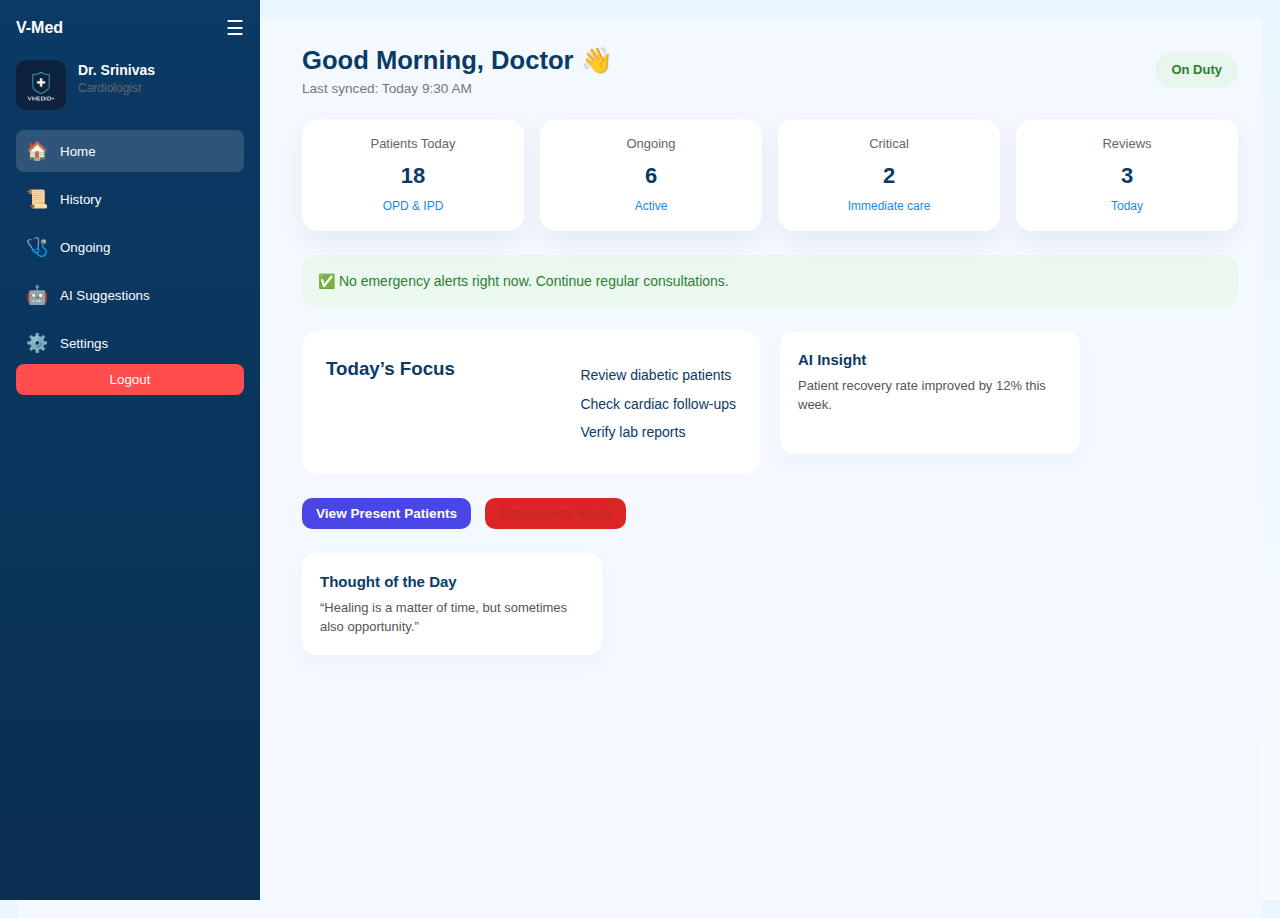
<file: Frontend/screens/doctor_dashboard/index.html>
<!DOCTYPE html>
<html lang="en">
<head>
  <meta charset="UTF-8" />
  <title>Doctor Dashboard | V-Med</title>
  <meta name="viewport" content="width=device-width, initial-scale=1.0" />

  <!-- SAME CSS STACK AS PATIENT DASHBOARD -->
  <link rel="stylesheet" href="../../css/global.css" />
  <link rel="stylesheet" href="../patient_dashboard/style.css" />
  <link rel="stylesheet" href="style.css" />
</head>
<body>

<div class="dashboard-root">

  <!-- ================= SIDEBAR ================= -->
  <aside class="sidebar" id="sidebar">

    <div class="sidebar-header">
      <span class="brand">V-Med</span>
      <button class="collapse-btn">☰</button>
    </div>

    <div class="profile-box">
      <img src="../../assets/images/logo.jpg" class="avatar" />
      <div class="profile-info">
        <strong>Dr. Srinivas</strong>
        <div class="small">Cardiologist</div>
      </div>
    </div>

    <nav class="nav">
      <button class="nav-item active" data-pane="home">
        <span class="icon">🏠</span>
        <span class="nav-text">Home</span>
      </button>

      <button class="nav-item" data-pane="history">
        <span class="icon">📜</span>
        <span class="nav-text">History</span>
      </button>

      <button class="nav-item" data-pane="ongoing">
        <span class="icon">🩺</span>
        <span class="nav-text">Ongoing</span>
      </button>

      <button class="nav-item" data-pane="ai">
        <span class="icon">🤖</span>
        <span class="nav-text">AI Suggestions</span>
      </button>

      <button class="nav-item" data-pane="settings">
        <span class="icon">⚙️</span>
        <span class="nav-text">Settings</span>
      </button>
    </nav>

    <div class="sidebar-footer">
<button class="logout-btn" id="logoutBtn">Logout</button>
    </div>

  </aside>

  <!-- ================= MAIN ================= -->
  <main class="main">

    <!-- ================= HOME ================= -->
    <section class="pane active" id="home">

      <div class="home-header">
        <div>
          <h2>Good Morning, Doctor 👋</h2>
          <p class="small muted">Last synced: Today 9:30 AM</p>
        </div>
        <span class="status-badge stable">On Duty</span>
      </div>

      <div class="vitals-grid">
        <div class="vital-card">
          <div class="vital-name">Patients Today</div>
          <div class="vital-value">18</div>
          <div class="vital-range">OPD & IPD</div>
        </div>

        <div class="vital-card">
          <div class="vital-name">Ongoing</div>
          <div class="vital-value">6</div>
          <div class="vital-range">Active</div>
        </div>

        <div class="vital-card">
          <div class="vital-name">Critical</div>
          <div class="vital-value">2</div>
          <div class="vital-range">Immediate care</div>
        </div>

        <div class="vital-card">
          <div class="vital-name">Reviews</div>
          <div class="vital-value">3</div>
          <div class="vital-range">Today</div>
        </div>
      </div>

      <div class="alert-card success">
        ✅ No emergency alerts right now. Continue regular consultations.
      </div>

      <div class="two-col">
        <div class="welcome-card">
          <h3>Today’s Focus</h3>
          <ul class="task-list">
            <li>Review diabetic patients</li>
            <li>Check cardiac follow-ups</li>
            <li>Verify lab reports</li>
          </ul>
        </div>

        <div class="thought-card">
          <strong>AI Insight</strong>
          <p class="small">
            Patient recovery rate improved by 12% this week.
          </p>
        </div>
      </div>

      <div class="quick-actions">
<button class="action-btn"
        onclick="window.location.href='present_patients.html'">
  View Present Patients
</button>

        <button class="action-btn danger">Emergency Mode</button>
      </div>

      <div class="thought-card">
        <strong>Thought of the Day</strong>
        <p class="small">
          “Healing is a matter of time, but sometimes also opportunity.”
        </p>
      </div>

    </section>

    <!-- ================= HISTORY ================= -->
    <section class="pane" id="history">

      <div class="home-header">
        <div>
          <h2>Patient History</h2>
          <p class="small muted">Previously treated cases</p>
        </div>
      </div>

      <div class="welcome-card">
        <div class="history-controls">
          <input type="text" placeholder="Search by VMID, disease, hospital"
            style="flex:1;padding:10px;border-radius:10px;border:1px solid #ddd;">
          <select style="padding:10px;border-radius:10px;border:1px solid #ddd;">
            <option>All</option>
            <option>Recovered</option>
            <option>Stable</option>
          </select>
        </div>
      </div>

      <div class="history-year">2025</div>

      <div class="history-event visit">
        <div class="event-icon">🩺</div>
        <div class="event-content">
          <h3>VMID1021 – Hypertension</h3>
          <p class="small">10 Feb 2025 · OPD</p>
          <span class="badge completed">Recovered</span>
        </div>
      </div>

      <div class="history-year">2024</div>

      <div class="history-event hospital">
        <div class="event-icon">🏥</div>
        <div class="event-content">
          <h3>VMID0978 – Cardiac Arrhythmia</h3>
          <p class="small">18 Dec 2024 · Apollo Hospital</p>
          <span class="badge completed">Stable</span>
        </div>
      </div>

      <div class="thought-card ai-summary">
        <strong>AI Case Summary</strong>
        <p class="small">
          24 patients treated in last 6 months. Recovery rate 87%.
        </p>
      </div>

    </section>

    <!-- PLACEHOLDERS -->
<!-- ================= ONGOING TREATMENTS ================= -->
<section class="pane" id="ongoing">

  <!-- HEADER -->
  <div class="home-header">
    <div>
      <h2>Ongoing Treatments</h2>
      <p class="small muted">Patients currently under your care</p>
    </div>
    <span class="status-badge stable">Active</span>
  </div>

  <!-- SUMMARY CARDS (same style as vitals) -->
  <div class="vitals-grid">
    <div class="vital-card">
      <div class="vital-name">Active Patients</div>
      <div class="vital-value">6</div>
      <div class="vital-range">Under treatment</div>
    </div>

    <div class="vital-card">
      <div class="vital-name">Critical</div>
      <div class="vital-value">2</div>
      <div class="vital-range">Immediate care</div>
    </div>

    <div class="vital-card">
      <div class="vital-name">Review Today</div>
      <div class="vital-value">3</div>
      <div class="vital-range">Scheduled</div>
    </div>
  </div>

  <!-- ONGOING TREATMENT LIST -->
  <h3 style="margin-bottom:10px;">Treatment List</h3>

  <!-- TREATMENT CARD 1 -->
  <div class="med-card pending">
    <div class="med-header">
      <div>
        <strong>VMID1452 – Diabetes Mellitus</strong>
        <p class="small">Medicine: Metformin</p>
      </div>
      <span class="status pending">Review</span>
    </div>

    <div class="med-body">
      <div>Started: 10 Feb 2025</div>
      <div>Next Checkup: 18 Feb 2025</div>
      <div>Doctor: Dr. Srinivas</div>
      <div>Status: Ongoing</div>
    </div>

    <div class="med-actions">
      <button class="action-btn">View Patient</button>
      <button class="action-btn">Update Treatment</button>
      <button class="action-btn danger">Mark Critical</button>
    </div>
  </div>

  <!-- TREATMENT CARD 2 -->
  <div class="med-card taken">
    <div class="med-header">
      <div>
        <strong>VMID1782 – Chest Pain</strong>
        <p class="small">Medicine: Aspirin + ECG monitoring</p>
      </div>
      <span class="status taken">Stable</span>
    </div>

    <div class="med-body">
      <div>Started: 12 Feb 2025</div>
      <div>Next Checkup: 20 Feb 2025</div>
      <div>Ward: Cardiology</div>
      <div>Status: Improving</div>
    </div>

    <div class="med-actions">
      <button class="action-btn">View Patient</button>
      <button class="action-btn">Add Report</button>
    </div>
  </div>

  <!-- AI ASSIST NOTE -->
  <div class="thought-card ai-summary">
    <strong>AI Ongoing Summary</strong>
    <p class="small">
      2 patients require close monitoring due to cardiac risk.
      Diabetes treatment outcomes are within expected range.
    </p>
  </div>

</section>

<!-- ================= AI SUGGESTIONS ================= -->
<section class="pane" id="ai">

  <!-- HEADER -->
  <div class="home-header">
    <div>
      <h2>AI Suggestions</h2>
      <p class="small muted">Clinical decision support & risk insights</p>
    </div>
    <span class="status-badge stable">AI Active</span>
  </div>

  <!-- AI OVERVIEW (like vitals grid) -->
  <div class="vitals-grid">
    <div class="vital-card">
      <div class="vital-name">Alerts</div>
      <div class="vital-value">2</div>
      <div class="vital-range">Require attention</div>
    </div>

    <div class="vital-card">
      <div class="vital-name">Patients Analyzed</div>
      <div class="vital-value">18</div>
      <div class="vital-range">Today</div>
    </div>

    <div class="vital-card">
      <div class="vital-name">Risk Level</div>
      <div class="vital-value">Medium</div>
      <div class="vital-range">Overall</div>
    </div>
  </div>

  <!-- AI SUGGESTION CARDS -->
  <div class="ai-cards">

    <!-- HIGH PRIORITY ALERT -->
    <div class="ai-card">
      <div class="ai-icon">⚠️</div>
      <div>
        <strong>Possible Drug Interaction</strong>
        <p class="small">
          VMID1452 (Diabetes): Metformin + new BP medication
          may increase risk of hypotension.
        </p>
        <span class="ai-tag alert">High Priority</span>
      </div>
    </div>

    <!-- MEDIUM PRIORITY -->
    <div class="ai-card">
      <div class="ai-icon">🧠</div>
      <div>
        <strong>Missed Diagnostic Suggestion</strong>
        <p class="small">
          VMID1782 (Chest Pain): Consider ECG repeat and Troponin test
          based on symptom progression.
        </p>
        <span class="ai-tag medication">Clinical</span>
      </div>
    </div>

    <!-- LOW PRIORITY / TREND -->
    <div class="ai-card">
      <div class="ai-icon">📈</div>
      <div>
        <strong>Positive Treatment Trend</strong>
        <p class="small">
          Diabetic patients under your care show
          12% improvement in glucose control over 7 days.
        </p>
        <span class="ai-tag lifestyle">Trend</span>
      </div>
    </div>

  </div>

  <!-- ASK AI SECTION (same style as patient) -->
  <div class="ask-ai">
    <h3>Ask AI</h3>
    <p class="small muted">
      Get evidence-based suggestions. Final decision is always yours.
    </p>

    <input
      type="text"
      placeholder="Ask AI about diagnosis, treatment, or risk..."
      style="width:100%;padding:12px;border-radius:12px;border:1px solid #ddd;"
    />

    <div class="ai-response">
      <strong>AI Response:</strong>
      <p class="small">
        Based on similar cases and current vitals, a conservative
        medication adjustment with close monitoring is advised.
      </p>
    </div>
  </div>

  <!-- DISCLAIMER -->
  <div class="ai-disclaimer">
    ⚠️ AI suggestions are advisory only.
    Clinical judgment and patient consent are mandatory.
  </div>

</section>

<!-- ================= SETTINGS ================= -->
<section class="pane" id="settings">

  <!-- HEADER -->
  <div class="home-header">
    <div>
      <h2>Settings</h2>
      <p class="small muted">Manage preferences, permissions & security</p>
    </div>
  </div>

  <!-- PROFILE SETTINGS -->
  <div class="setting-group">
    <h3>Doctor Profile</h3>

    <div class="setting-row">
      <span>Name</span>
      <span class="muted">Dr. Srinivas</span>
    </div>

    <div class="setting-row">
      <span>Specialization</span>
      <span class="muted">Cardiology</span>
    </div>

    <div class="setting-row">
      <span>Hospital</span>
      <span class="muted">City Heart Hospital</span>
    </div>
  </div>

  <!-- NOTIFICATION SETTINGS -->
  <div class="setting-group">
    <h3>Notifications</h3>

    <div class="toggle-row">
      <span>Emergency Alerts</span>
      <input type="checkbox" checked />
    </div>

    <div class="toggle-row">
      <span>Patient Review Reminders</span>
      <input type="checkbox" checked />
    </div>

    <div class="toggle-row">
      <span>Lab Report Updates</span>
      <input type="checkbox" />
    </div>
  </div>

  <!-- AI SETTINGS -->
  <div class="setting-group">
    <h3>AI Assistance</h3>

    <div class="toggle-row">
      <span>Enable AI Suggestions</span>
      <input type="checkbox" checked />
    </div>

    <div class="toggle-row">
      <span>High-Risk Case Alerts</span>
      <input type="checkbox" checked />
    </div>

    <div class="toggle-row">
      <span>Population Trend Insights</span>
      <input type="checkbox" />
    </div>
  </div>

  <!-- PRIVACY & ACCESS -->
  <div class="setting-group">
    <h3>Privacy & Access</h3>

    <div class="toggle-row">
      <span>Allow Emergency Access</span>
      <input type="checkbox" checked />
    </div>

    <div class="toggle-row">
      <span>Allow Govt. Anonymized Data Use</span>
      <input type="checkbox" />
    </div>
  </div>

  <!-- DANGER ZONE -->
  <div class="setting-group danger-zone">
    <h3>Danger Zone</h3>

    <p class="small muted">
      These actions affect your current session and access.
    </p>

    <button class="action-btn danger">Logout from all devices</button>
  </div>

</section>


  </main>

</div>

<!-- ================= JS ================= -->
<script>
  const navItems = document.querySelectorAll(".nav-item");
  const panes = document.querySelectorAll(".pane");

  navItems.forEach(item => {
    item.addEventListener("click", () => {
      navItems.forEach(i => i.classList.remove("active"));
      panes.forEach(p => p.classList.remove("active"));

      item.classList.add("active");
      const paneId = item.getAttribute("data-pane");
      document.getElementById(paneId).classList.add("active");
    });
  });
</script>


<!-- ================= LOGOUT MODAL ================= -->
<div class="modal hidden" id="logoutModal">
  <div class="modal-box">
    <h3>Confirm Logout</h3>
    <p class="small muted">
      Are you sure you want to logout?
    </p>

    <div class="modal-actions">
      <button class="action-btn secondary" id="cancelLogout">
        Cancel
      </button>
      <button class="action-btn danger" id="confirmLogout">
        Logout
      </button>
    </div>
  </div>
</div>
<script>
  document.addEventListener("DOMContentLoaded", () => {

    const logoutBtn = document.getElementById("logoutBtn");
    const logoutModal = document.getElementById("logoutModal");
    const cancelLogout = document.getElementById("cancelLogout");
    const confirmLogout = document.getElementById("confirmLogout");

    if (!logoutBtn) {
      console.error("Logout button not found");
      return;
    }

    logoutBtn.onclick = () => {
      logoutModal.classList.remove("hidden");
    };

    cancelLogout.onclick = () => {
      logoutModal.classList.add("hidden");
    };

    confirmLogout.onclick = () => {
      localStorage.clear();
      sessionStorage.clear();
window.location.href = "../login/login.html";
    };

  });
</script>

</body>
</html>
</file>
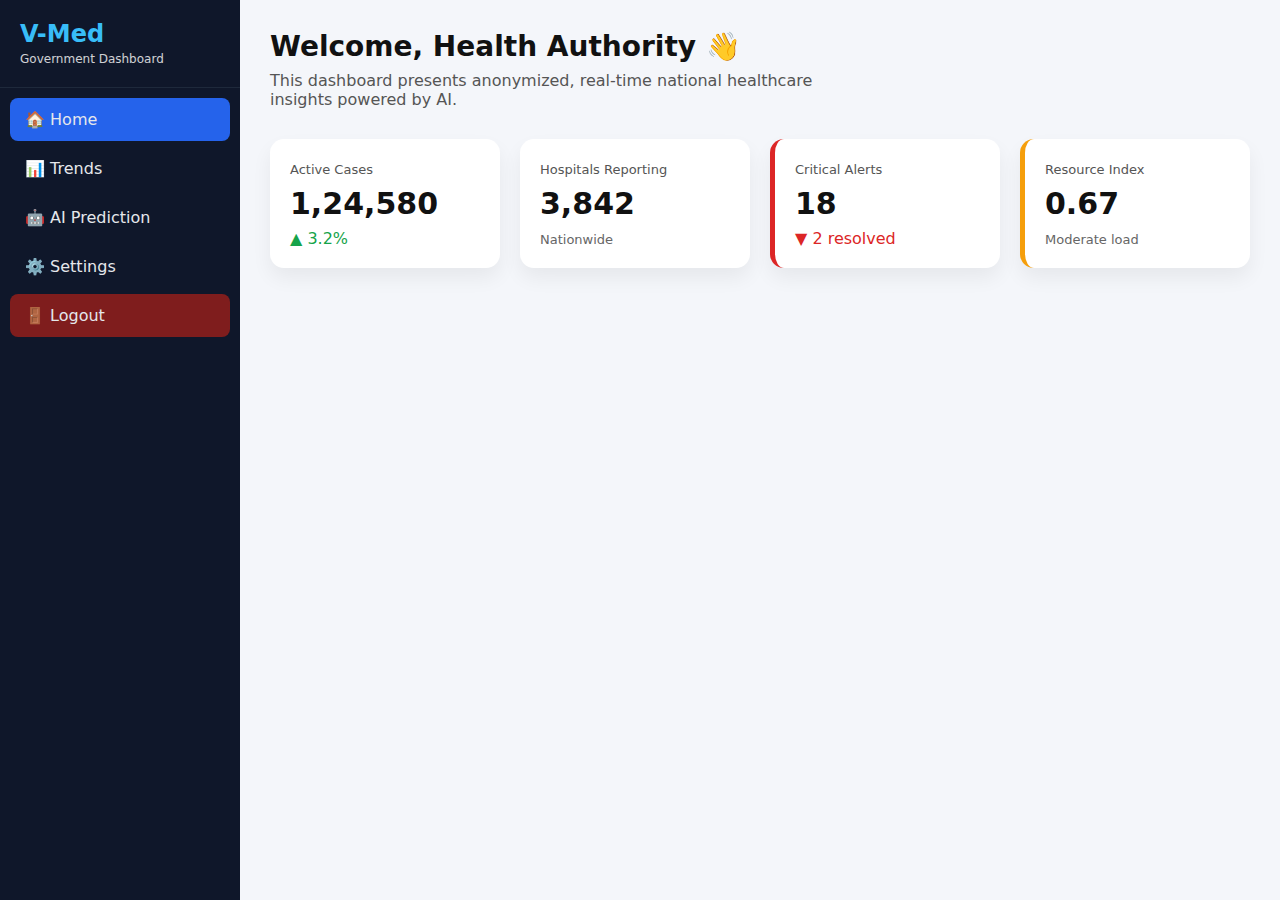
<file: Frontend/screens/gov_dashboard/index.html>
<!DOCTYPE html>
<html lang="en">
<head>
  <meta charset="UTF-8">
  <title>Government Dashboard | V-Med ID</title>
  <link rel="stylesheet" href="style.css">
</head>
<body>

<div class="dashboard-root">

  <!-- ================= LEFT SIDEBAR ================= -->
  <aside class="sidebar">

    <div class="sidebar-header">
      <h2 class="brand">V-Med</h2>
      <span class="role">Government Dashboard</span>
    </div>

    <nav class="sidebar-nav">
      <a class="nav-item active" data-target="home">🏠 Home</a>
      <a class="nav-item" data-target="trends">📊 Trends</a>
      <a class="nav-item" data-target="ai">🤖 AI Prediction</a>
      <a class="nav-item" data-target="settings">⚙️ Settings</a>
      <a class="nav-item logout">🚪 Logout</a>
    </nav>

  </aside>

  <!-- ================= MAIN CONTENT ================= -->
  <main class="main-content">

    <!-- ========== HOME PANE ========== -->
    <section class="pane active" id="home">

      <div class="greeting">
        <h1>Welcome, Health Authority 👋</h1>
        <p>
          This dashboard presents anonymized, real-time national
          healthcare insights powered by AI.
        </p>
      </div>

      <div class="vitals-grid">

        <div class="vital-card">
          <span class="label">Active Cases</span>
          <h2>1,24,580</h2>
          <span class="trend up">▲ 3.2%</span>
        </div>

        <div class="vital-card">
          <span class="label">Hospitals Reporting</span>
          <h2>3,842</h2>
          <span class="sub">Nationwide</span>
        </div>

        <div class="vital-card alert">
          <span class="label">Critical Alerts</span>
          <h2>18</h2>
          <span class="trend down">▼ 2 resolved</span>
        </div>

        <div class="vital-card warning">
          <span class="label">Resource Index</span>
          <h2>0.67</h2>
          <span class="sub">Moderate load</span>
        </div>

      </div>

    </section>

    <!-- EMPTY PANES (PLACEHOLDERS, SAFE) -->
    <!-- ========== TRENDS PANE ========== -->
<section class="pane" id="trends">

  <div class="greeting">
    <h1>Health Trends Overview 📊</h1>
    <p>
      Weekly and monthly disease trends derived from anonymized
      national healthcare data.
    </p>
  </div>

  <!-- TREND SUMMARY -->
  <div class="vitals-grid">

    <div class="vital-card">
      <span class="label">Weekly Case Growth</span>
      <h2>+3.2%</h2>
      <span class="trend up">Increasing</span>
    </div>

    <div class="vital-card">
      <span class="label">Hospital Occupancy</span>
      <h2>71%</h2>
      <span class="sub">Average nationwide</span>
    </div>

    <div class="vital-card warning">
      <span class="label">Seasonal Risk Index</span>
      <h2>0.74</h2>
      <span class="sub">Monsoon impact</span>
    </div>

    <div class="vital-card">
      <span class="label">Recovery Rate</span>
      <h2>94.6%</h2>
      <span class="trend up">Stable</span>
    </div>

  </div>

  <!-- TREND DETAILS -->
  <div style="margin-top:30px;" class="vitals-grid">

    <div class="vital-card">
      <span class="label">Top Rising Diseases</span>
      <ul style="margin-top:10px; line-height:1.8;">
        <li>Dengue Fever ▲</li>
        <li>Respiratory Infections ▲</li>
        <li>Heat-related Illness ▲</li>
      </ul>
    </div>

    <div class="vital-card">
      <span class="label">Declining Diseases</span>
      <ul style="margin-top:10px; line-height:1.8;">
        <li>Seasonal Influenza ▼</li>
        <li>Viral Fever ▼</li>
        <li>Gastroenteritis ▬</li>
      </ul>
    </div>

    <div class="vital-card">
      <span class="label">Most Affected Regions</span>
      <ul style="margin-top:10px; line-height:1.8;">
        <li>Eastern Region – High</li>
        <li>Northern Region – Moderate</li>
        <li>Central Region – Monitoring</li>
      </ul>
    </div>

    <div class="vital-card">
      <span class="label">AI Trend Note</span>
      <p style="margin-top:10px; font-size:14px; color:#555;">
        Disease patterns show strong correlation with climate
        and population density. Preventive actions recommended
        in high-growth zones.
      </p>
    </div>

  </div>

</section>
    <!-- ========== AI PREDICTION PANE ========== -->
<section class="pane" id="ai">

  <div class="greeting">
    <h1>AI Health Predictions 🤖</h1>
    <p>
      Forecasts generated using anonymized population data,
      historical trends, and seasonal patterns.
    </p>
  </div>

  <!-- AI OVERVIEW -->
  <div class="vitals-grid">

    <div class="vital-card alert">
      <span class="label">Outbreak Probability</span>
      <h2>68%</h2>
      <span class="trend up">High Risk</span>
    </div>

    <div class="vital-card warning">
      <span class="label">Hospital Stress Forecast</span>
      <h2>0.78</h2>
      <span class="sub">Next 14 days</span>
    </div>

    <div class="vital-card">
      <span class="label">Resource Sufficiency</span>
      <h2>82%</h2>
      <span class="trend down">Needs monitoring</span>
    </div>

    <div class="vital-card">
      <span class="label">Recovery Stability</span>
      <h2>92%</h2>
      <span class="trend up">Stable</span>
    </div>

  </div>

  <!-- AI INSIGHTS -->
  <div class="vitals-grid" style="margin-top:30px;">

    <div class="vital-card">
      <span class="label">Predicted High-Risk Diseases</span>
      <ul style="margin-top:10px; line-height:1.8;">
        <li>Dengue Fever ▲</li>
        <li>Respiratory Infections ▲</li>
        <li>Heat-related Illness ▲</li>
        <li>Water-borne Diseases ▬</li>
      </ul>
    </div>

    <div class="vital-card">
      <span class="label">High-Risk Regions</span>
      <ul style="margin-top:10px; line-height:1.8;">
        <li>Eastern Region – Critical</li>
        <li>Northern Region – High</li>
        <li>Central Region – Moderate</li>
      </ul>
    </div>

    <div class="vital-card">
      <span class="label">AI Confidence Score</span>
      <h2>0.89</h2>
      <span class="sub">Model reliability</span>
    </div>

    <div class="vital-card">
      <span class="label">Prediction Horizon</span>
      <h2>14 Days</h2>
      <span class="sub">Rolling forecast window</span>
    </div>

  </div>

  <!-- AI RECOMMENDATION -->
  <div class="vital-card" style="margin-top:30px;">
    <span class="label">AI Recommended Actions</span>
    <p style="margin-top:10px; font-size:14px; color:#555;">
      Increase vector control measures, pre-position oxygen
      reserves, and expand diagnostic capacity in flagged
      regions. Daily monitoring advised for early intervention.
    </p>
  </div>

</section>
    <!-- ========== SETTINGS PANE ========== -->
<section class="pane" id="settings">

  <div class="greeting">
    <h1>System Settings ⚙️</h1>
    <p>
      Configure dashboard preferences, AI analytics behavior,
      and alert thresholds. All data remains anonymized.
    </p>
  </div>

  <div class="vitals-grid">

    <!-- DASHBOARD SETTINGS -->
    <div class="vital-card">
      <span class="label">Dashboard Preferences</span>
      <ul style="margin-top:12px; line-height:1.8;">
        <li>✔ Default Landing Page: Home</li>
        <li>✔ Theme: Light (Government Standard)</li>
        <li>✔ Auto Refresh: Every 10 minutes</li>
      </ul>
    </div>

    <!-- AI SETTINGS -->
    <div class="vital-card">
      <span class="label">AI & Analytics Controls</span>
      <ul style="margin-top:12px; line-height:1.8;">
        <li>✔ Population AI: Enabled</li>
        <li>✔ Forecast Window: 14 days</li>
        <li>✔ Confidence Threshold: ≥ 85%</li>
      </ul>
    </div>

    <!-- ALERT SETTINGS -->
    <div class="vital-card warning">
      <span class="label">Alert Configuration</span>
      <ul style="margin-top:12px; line-height:1.8;">
        <li>⚠ Critical Alert Level: High</li>
        <li>⚠ Regional Alerts: Enabled</li>
        <li>⚠ Resource Shortage Alerts: Enabled</li>
      </ul>
    </div>

    <!-- DATA SECURITY -->
    <div class="vital-card">
      <span class="label">Data Privacy & Security</span>
      <ul style="margin-top:12px; line-height:1.8;">
        <li>🔒 Patient Identifiers: Not Stored</li>
        <li>🔒 Data Aggregation: Enabled</li>
        <li>🔒 Encryption: AES-256</li>
      </ul>
    </div>

  </div>

  <!-- SYSTEM INFO -->
  <div class="vital-card" style="margin-top:30px;">
    <span class="label">System Information</span>
    <p style="margin-top:10px; font-size:14px; color:#555;">
      V-Med ID Government Dashboard<br>
      Version: 1.0 (Prototype)<br>
      Data Source: Authorized Hospitals & Labs<br>
      AI Engine: Population-Level Predictive Analytics
    </p>
  </div>

</section>

  </main>

</div>

<!-- ================= JS (SAFE NAVIGATION) ================= -->
<script>
document.addEventListener("DOMContentLoaded", () => {

  const navItems = document.querySelectorAll(".nav-item[data-target]");
  const panes = document.querySelectorAll(".pane");

  navItems.forEach(item => {
    item.addEventListener("click", () => {

      const targetId = item.dataset.target;
      const targetPane = document.getElementById(targetId);

      if (!targetPane) return;

      // Reset nav
      navItems.forEach(i => i.classList.remove("active"));
      item.classList.add("active");

      // Reset panes
      panes.forEach(p => p.classList.remove("active"));
      targetPane.classList.add("active");
    });
  });

});
</script>
<!-- ================= LOGOUT MODAL ================= -->
<div class="modal hidden" id="logoutModal">
  <div class="modal-box">
    <h3>Confirm Logout</h3>
    <p class="muted">
      Are you sure you want to logout from the Government Dashboard?
    </p>

    <div class="modal-actions">
      <button id="cancelLogout" class="btn secondary">Cancel</button>
      <button id="confirmLogout" class="btn danger">Logout</button>
    </div>
  </div>
</div>
<script>
document.addEventListener("DOMContentLoaded", () => {

  /* --------- PANE NAVIGATION --------- */
  const navItems = document.querySelectorAll(".nav-item[data-target]");
  const panes = document.querySelectorAll(".pane");

  navItems.forEach(item => {
    item.addEventListener("click", () => {
      const targetId = item.dataset.target;
      const targetPane = document.getElementById(targetId);
      if (!targetPane) return;

      navItems.forEach(i => i.classList.remove("active"));
      item.classList.add("active");

      panes.forEach(p => p.classList.remove("active"));
      targetPane.classList.add("active");
    });
  });

  /* --------- LOGOUT LOGIC --------- */
  const logoutBtn = document.querySelector(".nav-item.logout");
  const logoutModal = document.getElementById("logoutModal");
  const cancelLogout = document.getElementById("cancelLogout");
  const confirmLogout = document.getElementById("confirmLogout");

  logoutBtn.addEventListener("click", () => {
    logoutModal.classList.remove("hidden");
  });

  cancelLogout.addEventListener("click", () => {
    logoutModal.classList.add("hidden");
  });

  confirmLogout.addEventListener("click", () => {
    // redirect after logout
    window.location.href = "../login/login.html";
    // OR: window.location.href = "login.html";
  });

});
</script>

</body>
</html>
</file>
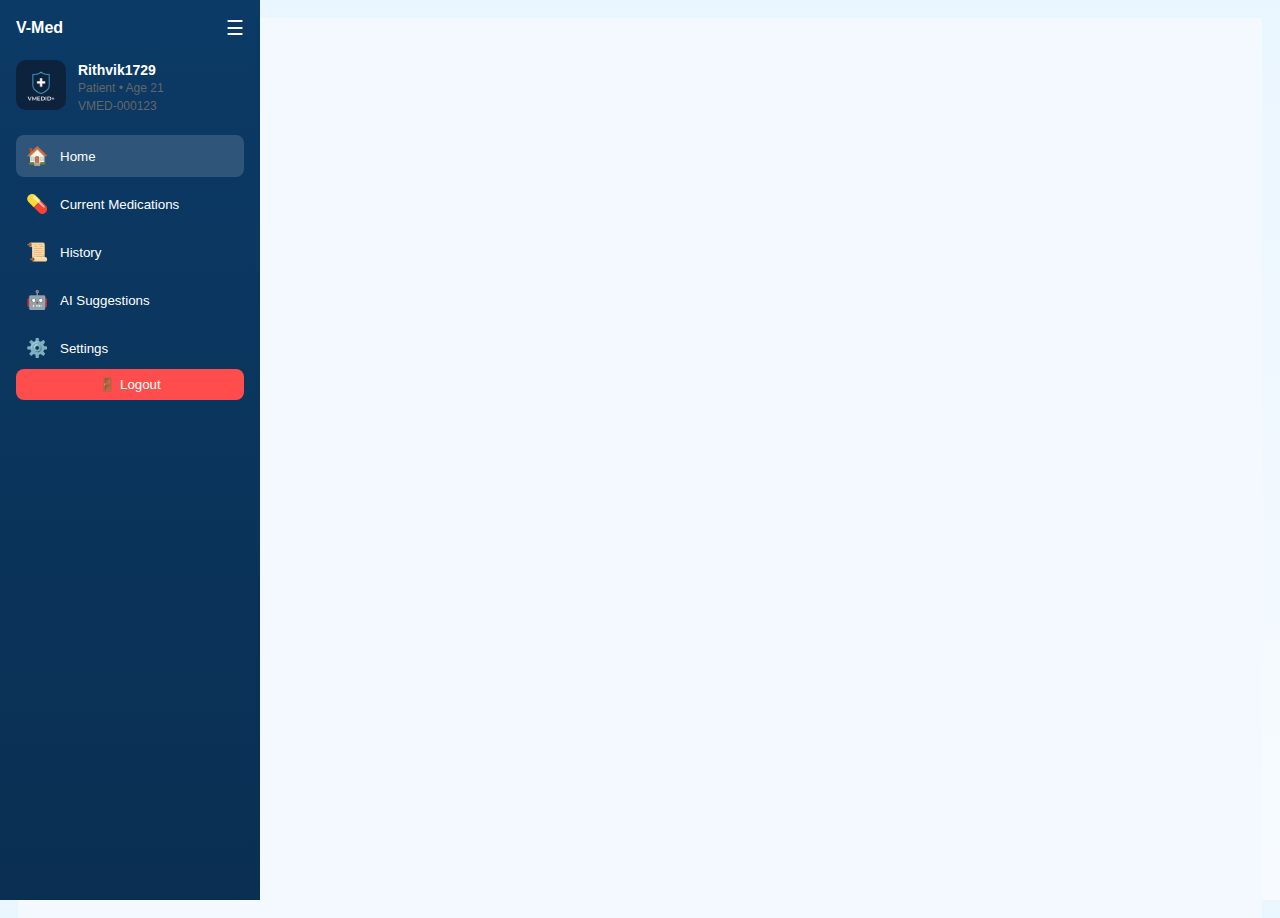
<file: Frontend/screens/patient_dashboard/index.html>
<!DOCTYPE html>
<html lang="en">
<head>
  <meta charset="UTF-8">
  <title>Patient Dashboard | V-Med ID</title>

  <link rel="stylesheet" href="../../css/global.css">
  <link rel="stylesheet" href="style.css">
</head>
<body>

<div class="dashboard-root">

  <!-- SIDEBAR -->
  <aside id="sideBar" class="sidebar">

    <div class="sidebar-header">
      <span class="brand">V-Med</span>
      <button id="collapseBtn" class="collapse-btn">☰</button>
    </div>

    <div class="profile-box">
      <img src="../../assets/images/logo.jpg" class="avatar">
      <div class="profile-info">
        <strong>Rithvik1729</strong>
        <div class="small">Patient • Age 21</div>
        <div class="small">VMED-000123</div>
      </div>
    </div>

    <nav class="nav">
      <button class="nav-item active" data-target="home">
        <span class="icon">🏠</span>
        <span class="nav-text">Home</span>
      </button>

      <button class="nav-item" data-target="meds">
        <span class="icon">💊</span>
        <span class="nav-text">Current Medications</span>
      </button>

      <button class="nav-item" data-target="history">
        <span class="icon">📜</span>
        <span class="nav-text">History</span>
      </button>

      <button class="nav-item" data-target="ai">
        <span class="icon">🤖</span>
        <span class="nav-text">AI Suggestions</span>
      </button>

      <button class="nav-item" data-target="settings">
        <span class="icon">⚙️</span>
        <span class="nav-text">Settings</span>
      </button>
    </nav>

    <div class="sidebar-footer">
      <button class="logout-btn" onclick="logout()">🚪 Logout</button>
    </div>

  </aside>

  <!-- MAIN CONTENT -->
  <main class="main">
<!-- HOME -->
<section id="home" class="pane">

  <!-- HEADER -->
  <div class="home-header">
    <div>
      <h2 id="greeting">Good Morning, <span class="highlight">Rithvik</span> 👋</h2>
      <div class="small muted">Last synced: <span id="lastSync">Today 9:30 AM</span></div>
    </div>

    <div class="status-badge stable">
      Stable ✅
    </div>
  </div>

  <!-- VITALS -->
  <div class="vitals-grid">
    <div class="vital-card">
      <span class="icon">🫀</span>
      <div class="vital-name">BP</div>
      <div class="vital-value">120/80</div>
      <div class="vital-range">Normal</div>
    </div>

    <div class="vital-card">
      <span class="icon">🍬</span>
      <div class="vital-name">Sugar</div>
      <div class="vital-value">98 mg/dL</div>
      <div class="vital-range">Normal</div>
    </div>

    <div class="vital-card">
      <span class="icon">❤️</span>
      <div class="vital-name">Heart Rate</div>
      <div class="vital-value">72 bpm</div>
      <div class="vital-range">Normal</div>
    </div>

    <div class="vital-card">
      <span class="icon">🧮</span>
      <div class="vital-name">BMI</div>
      <div class="vital-value">22.5</div>
      <div class="vital-range">Healthy</div>
    </div>

    <div class="vital-card">
      <span class="icon">🩸</span>
      <div class="vital-name">Blood Group</div>
      <div class="vital-value">O+</div>
    </div>
  </div>

  <!-- ALERTS -->
  <div class="card alert-card success">
    ✅ No urgent alerts today. Keep maintaining your routine.
  </div>

  <!-- TASKS + AI -->
  <div class="two-col">

    <div class="card">
      <h3>📌 Today’s Tasks</h3>
      <ul class="task-list">
        <li>☐ Take Vitamin D</li>
        <li>☐ 30 min walk</li>
        <li>☐ Drink 2L water</li>
      </ul>
    </div>

    <div class="card ai-card">
      <h3>🤖 AI Insight</h3>
      <p>Your vitals have remained stable for the last 7 days. Continue your current routine.</p>
    </div>

  </div>

  <!-- QUICK ACTIONS -->
  <div class="quick-actions">
    <button class="action-btn" onclick="openAddRecord()">➕ Add Record</button>
    <button class="action-btn danger" onclick="openEmergency()">🚑 Emergency</button>
    <button class="action-btn" onclick="openShareID()">📤 Share ID</button>
  </div>

  <!-- THOUGHT -->
  <div class="thought-card">
    <h3>Thought of the Day</h3>
    <p id="thoughtText">“A healthy outside starts from the inside.”</p>
  </div>

</section>
<!-- CURRENT MEDICATIONS -->
<section id="meds" class="pane">

  <!-- HEADER -->
  <div class="card">
    <h2>💊 Current Medications</h2>
    <p class="muted">Your active medicines and today’s schedule</p>

    <div class="med-schedule">
      <div class="schedule-box">🌅 Morning<br><strong>1</strong></div>
      <div class="schedule-box">🌞 Afternoon<br><strong>0</strong></div>
      <div class="schedule-box">🌙 Night<br><strong>1</strong></div>
    </div>
  </div>

  <!-- MEDICATION CARD -->
  <div class="med-card pending">
    <div class="med-header">
      <span class="med-icon">💨</span>
      <div>
        <h3>Salbutamol Inhaler</h3>
        <span class="small muted">For asthma control</span>
      </div>
      <span class="status pending">Pending</span>
    </div>

    <div class="med-body">
      <div>💊 Dose: <strong>2 puffs</strong></div>
      <div>⏰ Time: <strong>Morning & Night</strong></div>
      <div>📅 Duration: <strong>Ongoing</strong></div>
    </div>

 <div class="med-actions">
  <button class="btn" onclick="markTaken(this)">✔ Mark Taken</button>
  <button class="btn ghost" onclick="setReminder()">⏰ Reminder</button>
</div>
  </div>

  <!-- MEDICATION CARD -->
  <div class="med-card taken">
    <div class="med-header">
      <span class="med-icon">💊</span>
      <div>
        <h3>Vitamin D</h3>
        <span class="small muted">Bone & immunity support</span>
      </div>
      <span class="status taken">Taken</span>
    </div>

    <div class="med-body">
      <div>💊 Dose: <strong>1 tablet</strong></div>
      <div>⏰ Time: <strong>Morning</strong></div>
      <div>📅 Duration: <strong>30 days</strong></div>
    </div>

<div class="med-actions">
  <button class="btn ghost" disabled>✔ Already Taken</button>
</div>
  </div>

  <!-- ADD MEDICATION -->
  <div class="add-med-card">
    <button class="btn" onclick="openAddMedication()">➕ Add New Medication</button>
  </div>

</section>
<!-- HISTORY -->
<section id="history" class="pane hidden">

  <!-- HEADER -->
  <div class="card">
    <h2>📜 Medical History</h2>
    <p class="muted">Your complete medical timeline</p>

    <!-- SEARCH + FILTER -->
    <div class="history-controls">
      <input id="historySearch" class="input" placeholder="🔍 Search history (doctor, test, hospital)">
      <select id="historyFilter" class="input">
        <option value="all">All</option>
        <option value="visit">Doctor Visits</option>
        <option value="test">Lab Tests</option>
        <option value="hospital">Hospitalization</option>
        <option value="vaccine">Vaccination</option>
      </select>
    </div>
  </div>

  <!-- YEAR -->
  <div class="history-year">2025</div>

  <!-- EVENT -->
  <div class="history-event visit">
    <div class="event-icon">🩺</div>
    <div class="event-content">
      <h3>Doctor Visit – Cardiology</h3>
      <div class="small muted">10 Feb 2025 • Dr. Srinivas</div>
      <p>Blood pressure reviewed. Medication continued.</p>
      <span class="badge completed">Completed</span>
    </div>
  </div>

  <div class="history-event test">
    <div class="event-icon">🧪</div>
    <div class="event-content">
      <h3>Blood Test</h3>
      <div class="small muted">02 Jan 2025 • City Diagnostics</div>
      <p>CBC, Lipid Profile – Normal</p>
      <button class="btn ghost" onclick="openReport()">📄 View Report</button>
    </div>
  </div>

  <!-- YEAR -->
  <div class="history-year">2024</div>

  <div class="history-event hospital">
    <div class="event-icon">🏥</div>
    <div class="event-content">
      <h3>Hospital Admission</h3>
      <div class="small muted">18 Dec 2024 • Apollo Hospital</div>
      <p>Asthma exacerbation. Observed for 2 days.</p>
      <span class="badge completed">Completed</span>
    </div>
  </div>

  <div class="history-event vaccine">
    <div class="event-icon">💉</div>
    <div class="event-content">
      <h3>Vaccination</h3>
      <div class="small muted">05 Nov 2024 • Govt Health Center</div>
      <p>Influenza vaccine administered.</p>
      <span class="badge completed">Completed</span>
    </div>
  </div>

  <!-- AI SUMMARY -->
  <div class="card ai-summary">
    <h3>🤖 AI History Summary</h3>
    <p>
      In the last 6 months, you had <strong>2 doctor visits</strong> and
      <strong>1 lab test</strong>. No critical patterns detected.
    </p>
  </div>

</section>
<!-- AI SUGGESTIONS -->
<section id="ai" class="pane hidden">

  <!-- HEADER -->
  <div class="card">
    <h2>🤖 AI Health Suggestions</h2>
    <p class="muted">Personalized insights based on your health data</p>
  </div>

  <!-- AI SUGGESTION CARDS -->
  <div class="ai-cards">

    <div class="ai-card">
      <span class="ai-icon">🧘</span>
      <div>
        <h3>Lifestyle Suggestion</h3>
        <p>Try a 30-minute walk daily to maintain stable blood pressure.</p>
        <span class="ai-tag lifestyle">Lifestyle</span>
      </div>
    </div>

    <div class="ai-card">
      <span class="ai-icon">💊</span>
      <div>
        <h3>Medication Reminder</h3>
        <p>Take your inhaler regularly in the morning and night.</p>
        <span class="ai-tag medication">Medication</span>
      </div>
    </div>

    <div class="ai-card">
      <span class="ai-icon">⚠️</span>
      <div>
        <h3>Health Alert</h3>
        <p>Your sugar levels were slightly high last month. Monitor regularly.</p>
        <span class="ai-tag alert">Alert</span>
      </div>
    </div>

  </div>

  <!-- ASK AI -->
  <div class="card ask-ai">
    <h3>💬 Ask AI a Question</h3>
    <p class="muted">You can ask health-related questions (demo only)</p>

    <textarea id="aiQuestion" class="input" rows="3" placeholder="Type your question here..."></textarea>
    <button class="btn" onclick="askAI()">Ask AI</button>

    <div id="aiResponse" class="ai-response hidden"></div>
  </div>

<script>
  function askAI(){
    const q = document.getElementById("aiQuestion").value.trim();
    const res = document.getElementById("aiResponse");

    if(q === ""){
      alert("Please type a question");
      return;
    }

    // Dummy AI response
    res.innerHTML = "🤖 AI Response: Based on your recent health data, maintaining a balanced diet and regular exercise is recommended.";
    res.classList.remove("hidden");
  }
</script>

<script>
  function openAddRecord(){
    document.getElementById("addRecordModal").classList.remove("hidden");
  }

  function closeAddRecord(){
    document.getElementById("addRecordModal").classList.add("hidden");
    resetRecordForm();
  }

  function resetRecordForm(){
    document.getElementById("recordType").value = "";
    document.getElementById("bpInput").classList.add("hidden");
    document.getElementById("sugarInput").classList.add("hidden");
  }

  document.getElementById("recordType").addEventListener("change", function(){
    const type = this.value;
    document.getElementById("bpInput").classList.add("hidden");
    document.getElementById("sugarInput").classList.add("hidden");

    if(type === "bp"){
      document.getElementById("bpInput").classList.remove("hidden");
    }
    if(type === "sugar"){
      document.getElementById("sugarInput").classList.remove("hidden");
    }
  });

  function saveRecord(){
    const type = document.getElementById("recordType").value;
    if(!type){
      alert("Please select record type");
      return;
    }

    alert("Record added successfully (demo)");
    closeAddRecord();
  }

  // EMERGENCY FUNCTIONS
function openEmergency(){
  document.getElementById("emergencyModal").classList.remove("hidden");
}

function closeEmergency(){
  document.getElementById("emergencyModal").classList.add("hidden");
}

function callEmergency(){
  alert("Calling emergency services... (demo)");
  closeEmergency();
}

// SHARE ID FUNCTIONS
function openShareID(){
  document.getElementById("shareIdModal").classList.remove("hidden");
}

function closeShareID(){
  document.getElementById("shareIdModal").classList.add("hidden");
}

function copyHealthID(){
  const idText = "VMED-000123";
  navigator.clipboard.writeText(idText);
  alert("Health ID copied: " + idText);
}

// MARK TAKEN
function markTaken(btn){
  const card = btn.closest(".med-card");
  card.classList.remove("pending");
  card.classList.add("taken");

  card.querySelector(".status").innerText = "Taken";
  card.querySelector(".status").classList.remove("pending");
  card.querySelector(".status").classList.add("taken");

  btn.disabled = true;
  btn.innerText = "✔ Taken";

  alert("Marked as taken (demo)");
}

// REMINDER
function setReminder(){
  alert("Reminder set successfully (demo)");
}

// ADD MEDICATION
function openAddMedication(){
  document.getElementById("addMedicationModal").classList.remove("hidden");
}

function closeAddMedication(){
  document.getElementById("addMedicationModal").classList.add("hidden");
}

function saveMedication(){
  const name = document.getElementById("medName").value.trim();
  const dose = document.getElementById("medDose").value.trim();
  const time = document.getElementById("medTime").value;

  if(!name || !dose || !time){
    alert("Please fill all fields");
    return;
  }

  alert("Medication added successfully (demo)");
  closeAddMedication();
}

// VIEW REPORT FUNCTIONS
function openReport(){
  document.getElementById("viewReportModal").classList.remove("hidden");
}

function closeReport(){
  document.getElementById("viewReportModal").classList.add("hidden");
}

function downloadReport(){
  alert("Downloading report... (demo)");
}

</script>

  <!-- DISCLAIMER -->
  <div class="ai-disclaimer">
    ⚠️ AI suggestions are for guidance only and do not replace professional medical advice.
  </div>

</section>
<!-- SETTINGS -->
<section id="settings" class="pane hidden">

  <!-- HEADER -->
  <div class="card">
    <h2>⚙️ Settings</h2>
    <p class="muted">Manage your account, privacy, and preferences</p>
  </div>

  <!-- ACCOUNT INFO -->
  <div class="card">
    <h3>👤 Account Information</h3>
    <div class="setting-row"><strong>Name:</strong> Rithvik</div>
    <div class="setting-row"><strong>VMED ID:</strong> VMED-000123</div>
    <div class="setting-row"><strong>Role:</strong> Patient</div>
    <div class="setting-row"><strong>Phone:</strong> ********21</div>
    <div class="setting-row"><strong>Email:</strong> r*****@gmail.com</div>
  </div>

  <!-- PRIVACY -->
  <div class="card">
    <h3>🔒 Privacy & Data Access</h3>

    <label class="toggle-row">
      <span>Allow doctors to view my records</span>
      <input type="checkbox" checked>
    </label>

    <label class="toggle-row">
      <span>Allow government access for public health</span>
      <input type="checkbox" checked>
    </label>

    <label class="toggle-row">
      <span>Allow anonymous data for research</span>
      <input type="checkbox">
    </label>
  </div>

  <!-- NOTIFICATIONS -->
  <div class="card">
    <h3>🔔 Notifications</h3>

    <label class="toggle-row">
      <span>Medication reminders</span>
      <input type="checkbox" checked>
    </label>

    <label class="toggle-row">
      <span>Appointment alerts</span>
      <input type="checkbox" checked>
    </label>

    <label class="toggle-row">
      <span>AI health suggestions</span>
      <input type="checkbox">
    </label>
  </div>

  <!-- SECURITY -->
  <div class="card">
    <h3>🔐 Security</h3>
    <button class="btn ghost">Change Password</button>
    <button class="btn ghost">Enable OTP on every login</button>
    <button class="btn ghost">View Login Activity</button>
  </div>

  <!-- DATA -->
  <div class="card">
    <h3>📄 Data & Reports</h3>
    <button class="btn">⬇ Export Medical Data</button>
    <button class="btn ghost">📤 Share Health ID</button>
  </div>

  <!-- PREFERENCES -->
  <div class="card">
    <h3>🌐 App Preferences</h3>
    <label class="setting-row">
      Language:
      <select class="input">
        <option>English</option>
        <option>Hindi</option>
        <option>Telugu</option>
      </select>
    </label>
  </div>

  <!-- ABOUT -->
  <div class="card">
    <h3>ℹ️ About</h3>
    <p class="small muted">V-Med ID • Version 1.0</p>
    <p class="small muted">A unified digital health identity system.</p>
  </div>

  <!-- DANGER ZONE -->
  <div class="card danger-zone">
    <h3>🚨 Danger Zone</h3>
    <button class="btn danger" onclick="logout()">🚪 Logout</button>
    <button class="btn danger ghost">❌ Deactivate Account</button>
  </div>

</section>

<script>
  const navItems = document.querySelectorAll(".nav-item");
  const panes = document.querySelectorAll(".pane");
  const sidebar = document.getElementById("sideBar");
  const collapseBtn = document.getElementById("collapseBtn");

  // NAVIGATION
  navItems.forEach(btn => {
    btn.addEventListener("click", () => {
      const target = btn.dataset.target;

      // Activate nav
      navItems.forEach(b => b.classList.remove("active"));
      btn.classList.add("active");

      // Show correct pane
      panes.forEach(p => p.classList.remove("active"));
      document.getElementById(target).classList.add("active");
    });
  });

  // COLLAPSE SIDEBAR
  collapseBtn.addEventListener("click", () => {
    sidebar.classList.toggle("collapsed");
  });

  // LOGOUT
  function logout(){
    localStorage.clear();
    window.location.href = "../login/login.html";
  }
</script>

<!-- ADD RECORD MODAL -->
<div id="addRecordModal" class="modal hidden">

  <div class="modal-box">
    <h2>➕ Add Health Record</h2>

    <label class="small">Record Type</label>
    <select id="recordType" class="input">
      <option value="">Select</option>
      <option value="bp">Blood Pressure</option>
      <option value="sugar">Sugar</option>
    </select>

    <div id="bpInput" class="hidden">
      <input class="input" placeholder="Systolic (e.g. 120)">
      <input class="input" placeholder="Diastolic (e.g. 80)">
    </div>

    <div id="sugarInput" class="hidden">
      <input class="input" placeholder="Sugar level (mg/dL)">
    </div>

    <div class="modal-actions">
      <button class="btn" onclick="saveRecord()">Save</button>
      <button class="btn ghost" onclick="closeAddRecord()">Cancel</button>
    </div>
  </div>

</div>
<!-- EMERGENCY MODAL -->
<div id="emergencyModal" class="modal hidden">

  <div class="modal-box">
    <h2 style="color:#c62828">🚨 Emergency Alert</h2>

    <p>
      Emergency mode activated.<br>
      Help will be contacted immediately.
    </p>

    <div class="card" style="margin-top:10px">
      <strong>Emergency Contact:</strong><br>
      📞 108 (Ambulance)
    </div>

    <div class="card" style="margin-top:10px">
      <strong>Your Health ID:</strong><br>
      VMED-000123
    </div>

    <div class="modal-actions">
      <button class="btn danger" onclick="callEmergency()">📞 Call Emergency</button>
      <button class="btn ghost" onclick="closeEmergency()">Cancel</button>
    </div>
  </div>

</div>

<!-- SHARE ID MODAL -->
<div id="shareIdModal" class="modal hidden">

  <div class="modal-box">
    <h2>📤 Share Health ID</h2>

    <div class="card" style="margin-top:10px">
      <strong>Name:</strong> Rithvik1729<br>
      <strong>Role:</strong> Patient<br>
      <strong>Health ID:</strong>
      <div id="healthIdBox" style="margin-top:6px;font-weight:bold">
        VMED-000123
      </div>
    </div>

    <div class="card" style="margin-top:10px;text-align:center">
      <div style="font-size:12px;color:#666">QR Code (Demo)</div>
      <div style="margin-top:8px;padding:16px;border:2px dashed #1E88E5;border-radius:8px">
        ▢▢▢▢▢▢▢<br>
        ▢▢▢▢▢▢▢<br>
        ▢▢▢▢▢▢▢
      </div>
    </div>

    <div class="modal-actions">
      <button class="btn" onclick="copyHealthID()">📋 Copy ID</button>
      <button class="btn ghost" onclick="closeShareID()">Close</button>
    </div>
  </div>

</div>

<!-- ADD MEDICATION MODAL -->
<div id="addMedicationModal" class="modal hidden">

  <div class="modal-box">
    <h2>➕ Add New Medication</h2>

    <input class="input" id="medName" placeholder="Medicine Name">
    <input class="input" id="medDose" placeholder="Dose (e.g. 1 tablet)">
    
    <select class="input" id="medTime">
      <option value="">Select Time</option>
      <option>Morning</option>
      <option>Afternoon</option>
      <option>Night</option>
    </select>

    <div class="modal-actions">
      <button class="btn" onclick="saveMedication()">Save</button>
      <button class="btn ghost" onclick="closeAddMedication()">Cancel</button>
    </div>
  </div>

</div>

<!-- VIEW REPORT MODAL -->
<div id="viewReportModal" class="modal hidden">

  <div class="modal-box">
    <h2>📄 Medical Report</h2>

    <div class="card" style="margin-top:10px">
      <strong>Report Name:</strong> Blood Test<br>
      <strong>Date:</strong> 02 Jan 2025<br>
      <strong>Status:</strong> Normal
    </div>

    <div class="card" style="margin-top:10px;text-align:center">
      <p style="color:#666">
        Report preview will be available here.<br>
        (PDF/Image viewer coming soon)
      </p>
    </div>

    <div class="modal-actions">
      <button class="btn" onclick="downloadReport()">⬇ Download</button>
      <button class="btn ghost" onclick="closeReport()">Close</button>
    </div>
  </div>

</div>

</body>
</html>
</file>
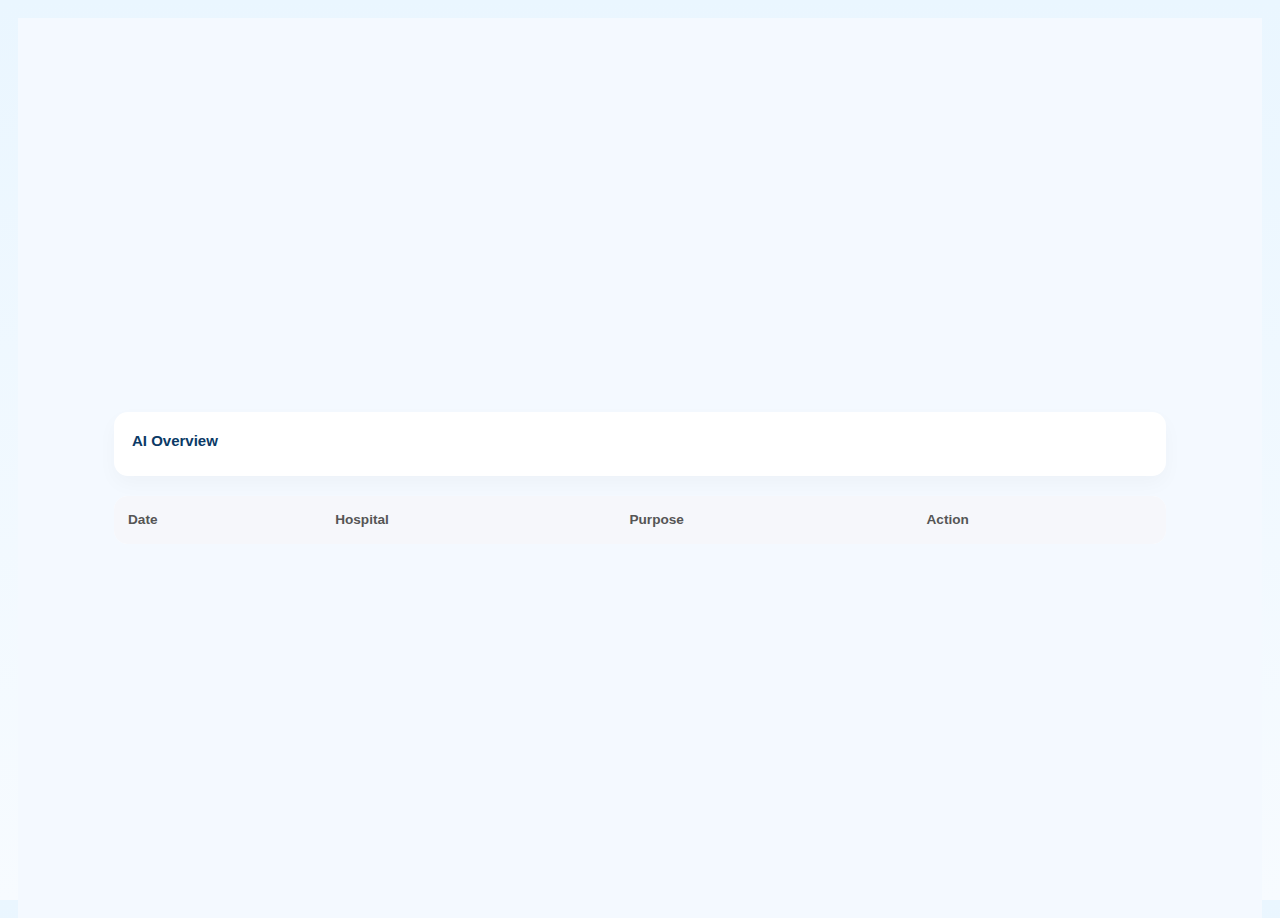
<file: Frontend/screens/doctor_dashboard/patient_history.html>
<!DOCTYPE html>
<html lang="en">
<head>
  <meta charset="UTF-8">
  <title>Patient History</title>

  <link rel="stylesheet" href="../../css/global.css">
  <link rel="stylesheet" href="style.css">
</head>
<body>

<div class="dashboard-root">
  <main class="main full">

    <div class="home-header">
      <h2 id="patientName"></h2>
      <p class="small muted" id="patientVMID"></p>
    </div>

    <div class="thought-card">
      <strong>AI Overview</strong>
      <p class="small" id="aiSummary"></p>
    </div>

    <table class="patient-table">
      <thead>
        <tr>
          <th>Date</th>
          <th>Hospital</th>
          <th>Purpose</th>
          <th>Action</th>
        </tr>
      </thead>
      <tbody id="visitList"></tbody>
    </table>

  </main>
</div>

<script src="doctor.js"></script>
</body>
</html>
</file>
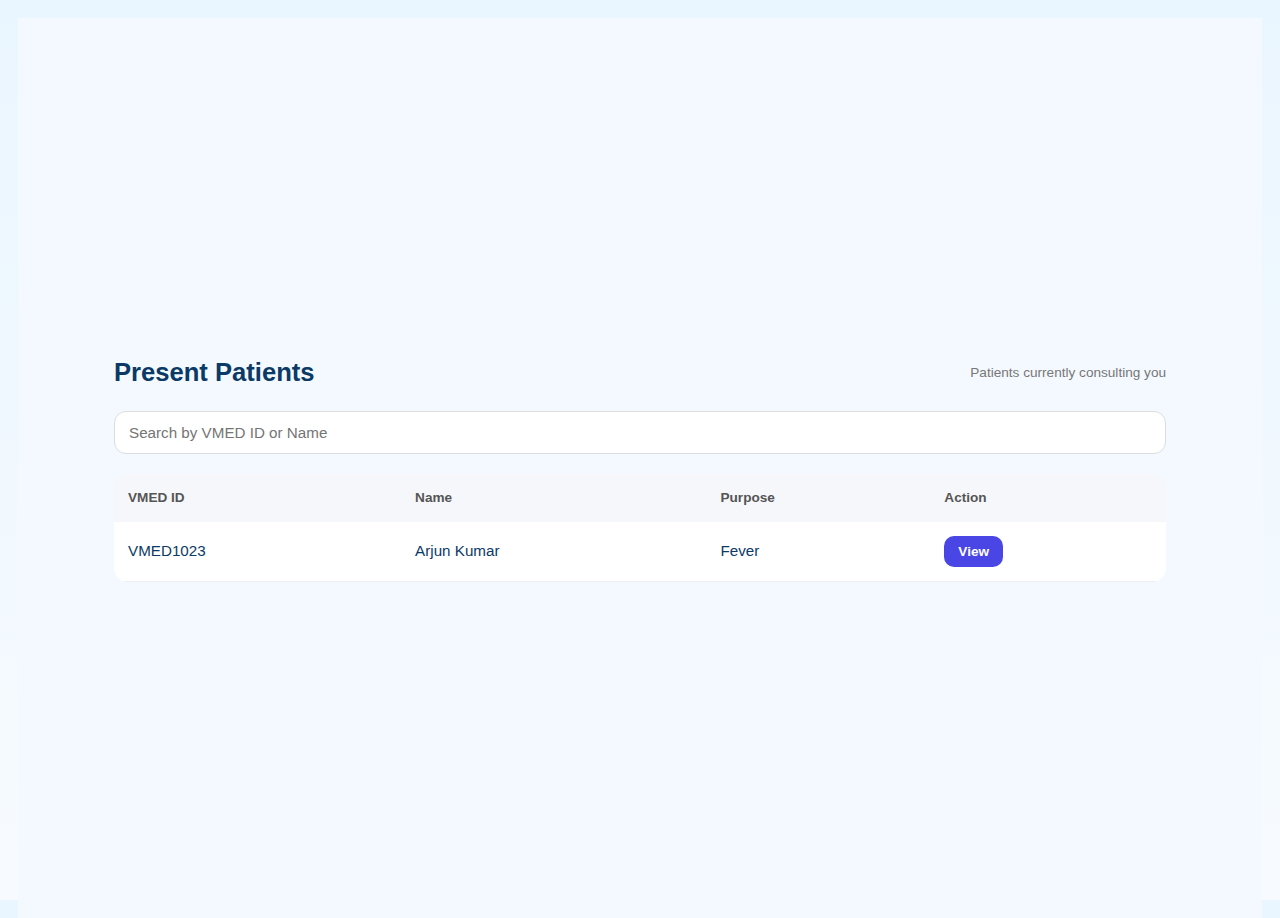
<file: Frontend/screens/doctor_dashboard/present_patients.html>
<!DOCTYPE html>
<html lang="en">
<head>
  <meta charset="UTF-8">
  <title>Present Patients | Doctor</title>

  <link rel="stylesheet" href="../../css/global.css">
  <link rel="stylesheet" href="style.css">
</head>
<body>

<div class="dashboard-root">

  <main class="main full">

    <div class="home-header">
      <h2>Present Patients</h2>
      <p class="small muted">Patients currently consulting you</p>
    </div>

    <input type="text"
           placeholder="Search by VMED ID or Name"
           class="search-box">

    <table class="patient-table">
      <thead>
        <tr>
          <th>VMED ID</th>
          <th>Name</th>
          <th>Purpose</th>
          <th>Action</th>
        </tr>
      </thead>
      <tbody>
        <tr>
          <td>VMED1023</td>
          <td>Arjun Kumar</td>
          <td>Fever</td>
          <td>
            <button class="action-btn"
              onclick="openPatient('VMED1023','Arjun Kumar')">
              View
            </button>
          </td>
        </tr>
      </tbody>
    </table>

  </main>

</div>

<script src="doctor.js"></script>
</body>
</html>
</file>
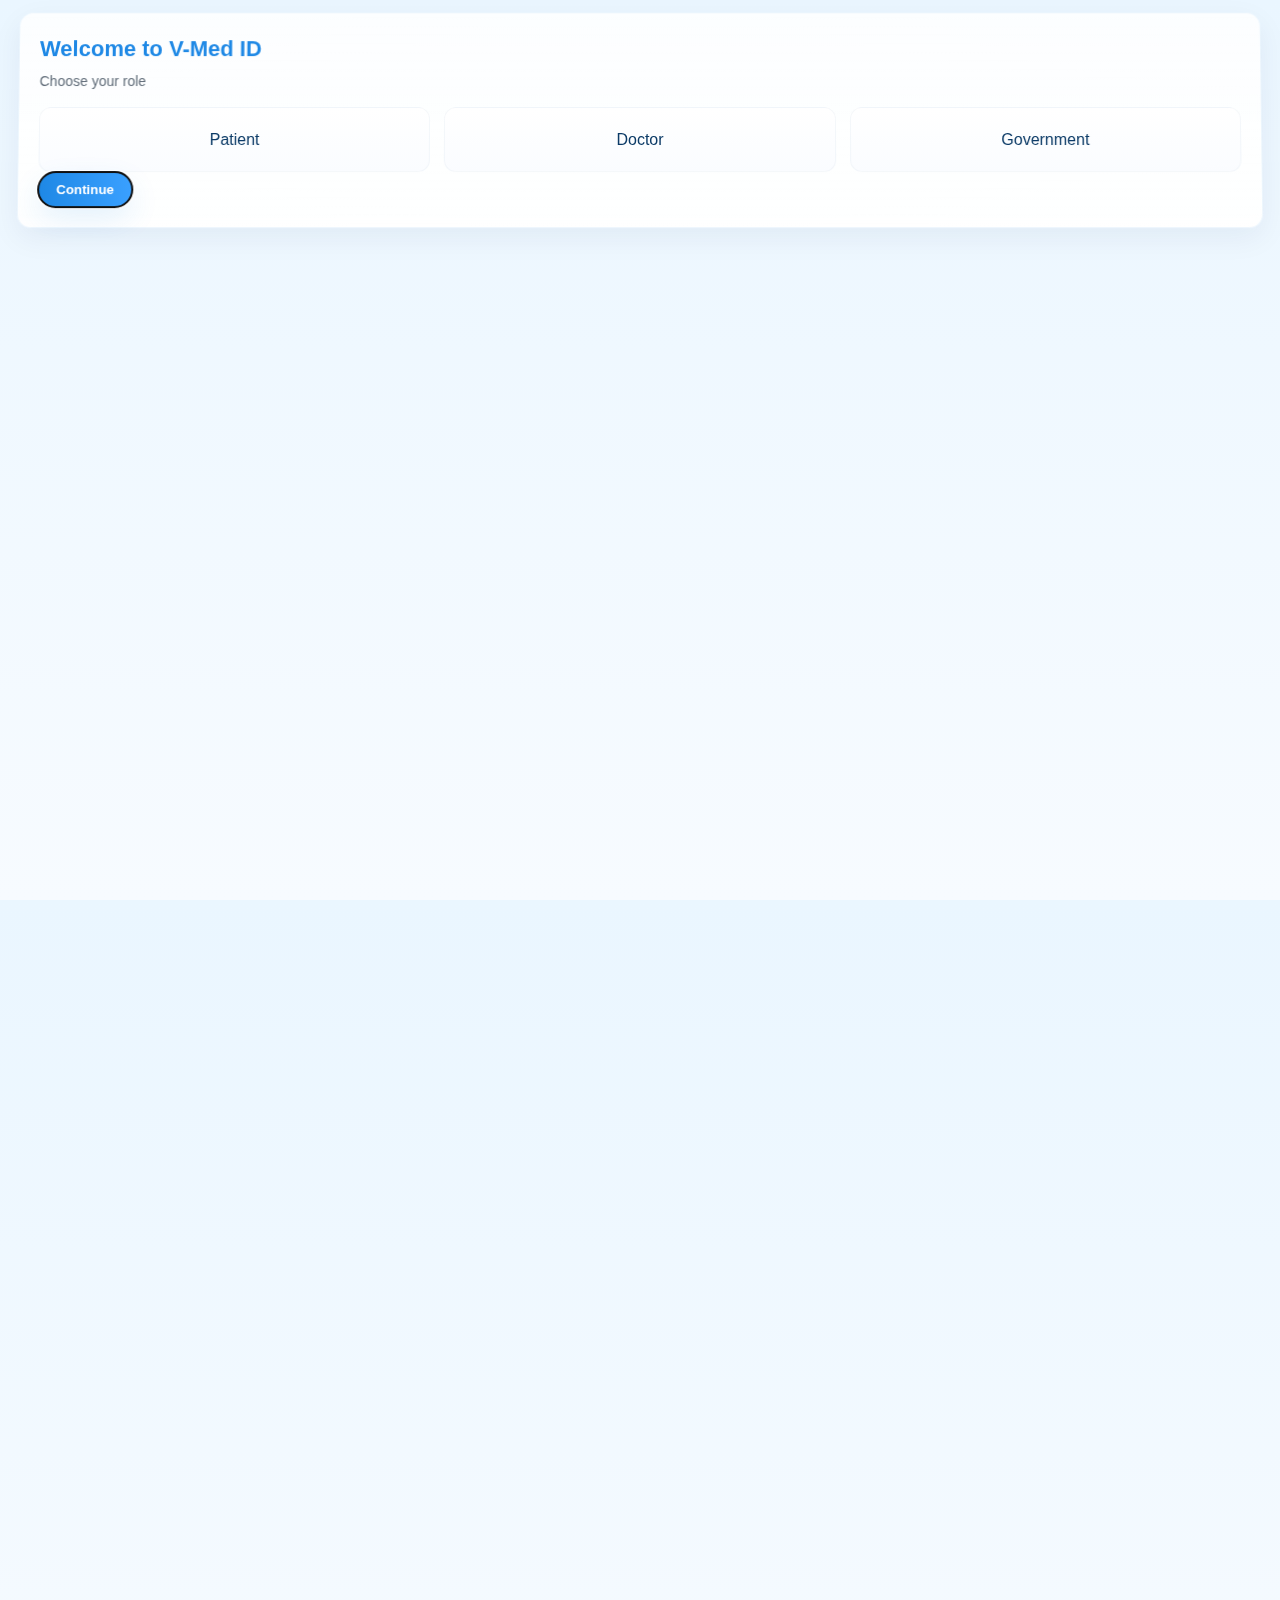
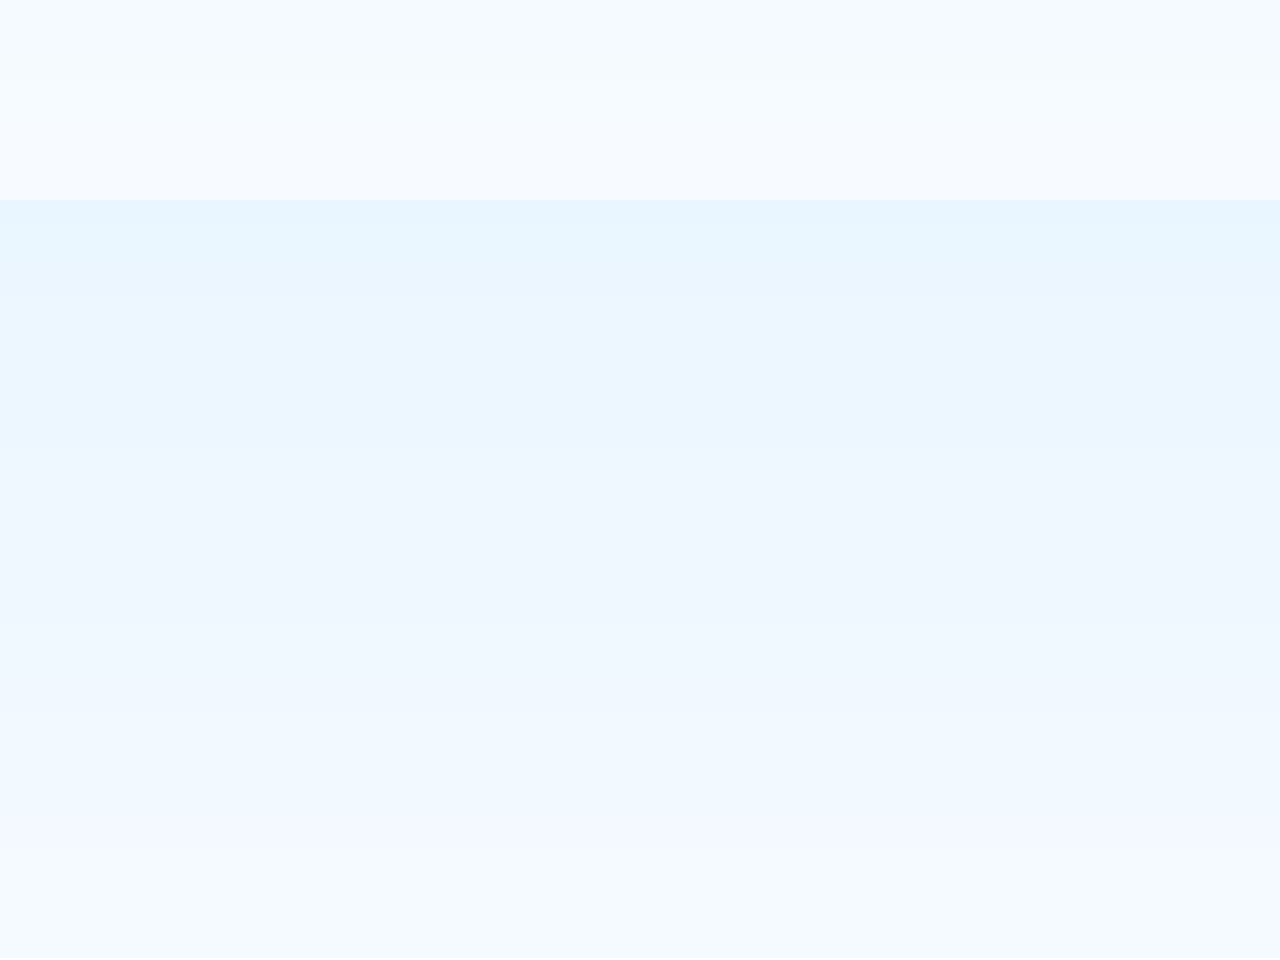
<file: Frontend/screens/login/login.html>
<!DOCTYPE html>
<html>
<head>
  <title>V-Med ID - Login</title>

  <link rel="stylesheet" href="../../css/global.css">
  <link rel="stylesheet" href="login.css">
</head>

<body>

<!-- STEP 1: ROLE SELECTION -->
<div id="roleStep" class="card step">
  <h1 class="h1">Welcome to V-Med ID</h1>
  <p class="p-muted">Choose your role</p>

  <div class="role-box">
    <div class="role-card" onclick="selectRole('patient', this)">Patient</div>
    <div class="role-card" onclick="selectRole('doctor', this)">Doctor</div>
    <div class="role-card" onclick="selectRole('government', this)">Government</div>
  </div>

  <button class="btn" onclick="goNext()">Continue</button>
</div>


<!-- STEP 2: LOGIN OR SIGNUP -->
<div id="methodStep" class="card step hidden">
  <h1 class="h1">Continue</h1>
  <div class="hr"></div>

  <div style="display:flex; gap:10px; margin-top:12px;">
    <button class="btn ghost" onclick="gotoLogin()">Log In</button>
    <button class="btn" onclick="gotoSignup()">Sign Up</button>
  </div>

  <div class="back-link" onclick="showStep('roleStep')">← Back</div>
</div>



<!-- STEP 3A: LOGIN FORM -->
<div id="loginStep" class="card step hidden">
  <h1 class="h1">Log In</h1>

  <input id="loginUser" class="input" placeholder="User ID (Phone / Email)">
  <input id="loginPass" class="input" type="password" placeholder="Password">

  <button class="btn" onclick="sendLoginOtp()">Send OTP</button>

  <div class="back-link" onclick="showStep('methodStep')">← Back</div>
</div>



<!-- STEP 3B: PATIENT SIGNUP -->
<div id="patientSignupStep" class="card step hidden">
  <h1 class="h1">Patient Sign Up</h1>

  <input class="input" placeholder="Name" required>
  <input class="input" placeholder="Father Name" required>
  <input class="input" placeholder="Mother Name" required>
  <input class="input" type="date" placeholder="DOB" required>
  <input class="input" placeholder="Aadhar No" required>
  <input class="input" placeholder="Phone No" required>
  <input class="input" placeholder="Gmail ID" required>
  <input class="input" placeholder="Address" required>
  <input class="input" placeholder="Blood Group (optional)">
  <input class="input" placeholder="Occupation">
  <input class="input" placeholder="Education">

  <button class="btn" onclick="sendSignupOtp('patientSignupStep')">Send OTP</button>

  <div class="back-link" onclick="showStep('methodStep')">← Back</div>
</div>



<!-- STEP 3C: DOCTOR SIGNUP -->
<div id="doctorSignupStep" class="card step hidden">
  <h1 class="h1">Doctor Sign Up</h1>

  <input class="input" placeholder="Name" required>
  <input class="input" type="date" placeholder="DOB" required>
  <input class="input" placeholder="Aadhar No" required>
  <input class="input" placeholder="Phone No" required>
  <input class="input" placeholder="Gmail ID" required>
  <input class="input" placeholder="Address" required>
  <input class="input" placeholder="Specialization" required>
  <input class="input" placeholder="Hospital Address" required>
  <input class="input" placeholder="Doctor Registered ID" required>

  <button class="btn" onclick="sendSignupOtp('doctorSignupStep')">Send OTP</button>

  <div class="back-link" onclick="showStep('methodStep')">← Back</div>
</div>



<!-- STEP 3D: GOVERNMENT SIGNUP -->
<div id="govSignupStep" class="card step hidden">
  <h1 class="h1">Gov Sign Up</h1>

  <input class="input" placeholder="User Name" required>
  <input class="input" placeholder="Gmail" required>
  <input class="input" placeholder="Phone No" required>
  <input class="input" placeholder="District" required>
  <input class="input" placeholder="Occupation" required>
  <input class="input" placeholder="Registered ID" required>

  <button class="btn" onclick="sendSignupOtp('govSignupStep')">Send OTP</button>

  <div class="back-link" onclick="showStep('methodStep')">← Back</div>
</div>



<!-- STEP 4: OTP PAGE -->
<div id="otpStep" class="card step hidden">
  <h1 class="h1">Enter OTP</h1>
  <p class="p-muted">Enter the OTP sent to your phone or email</p>

  <input id="otpInput" class="input" placeholder="Enter OTP">

  <button class="btn" onclick="verifyOtpAndContinue()">Verify</button>

  <div class="back-link" onclick="showStep('methodStep')">← Back</div>
</div>


<!-- TOAST BOX -->
<div id="appToast" class="toast"></div>


<script src="../../js/auth.js"></script>
</body>
</html>
</file>
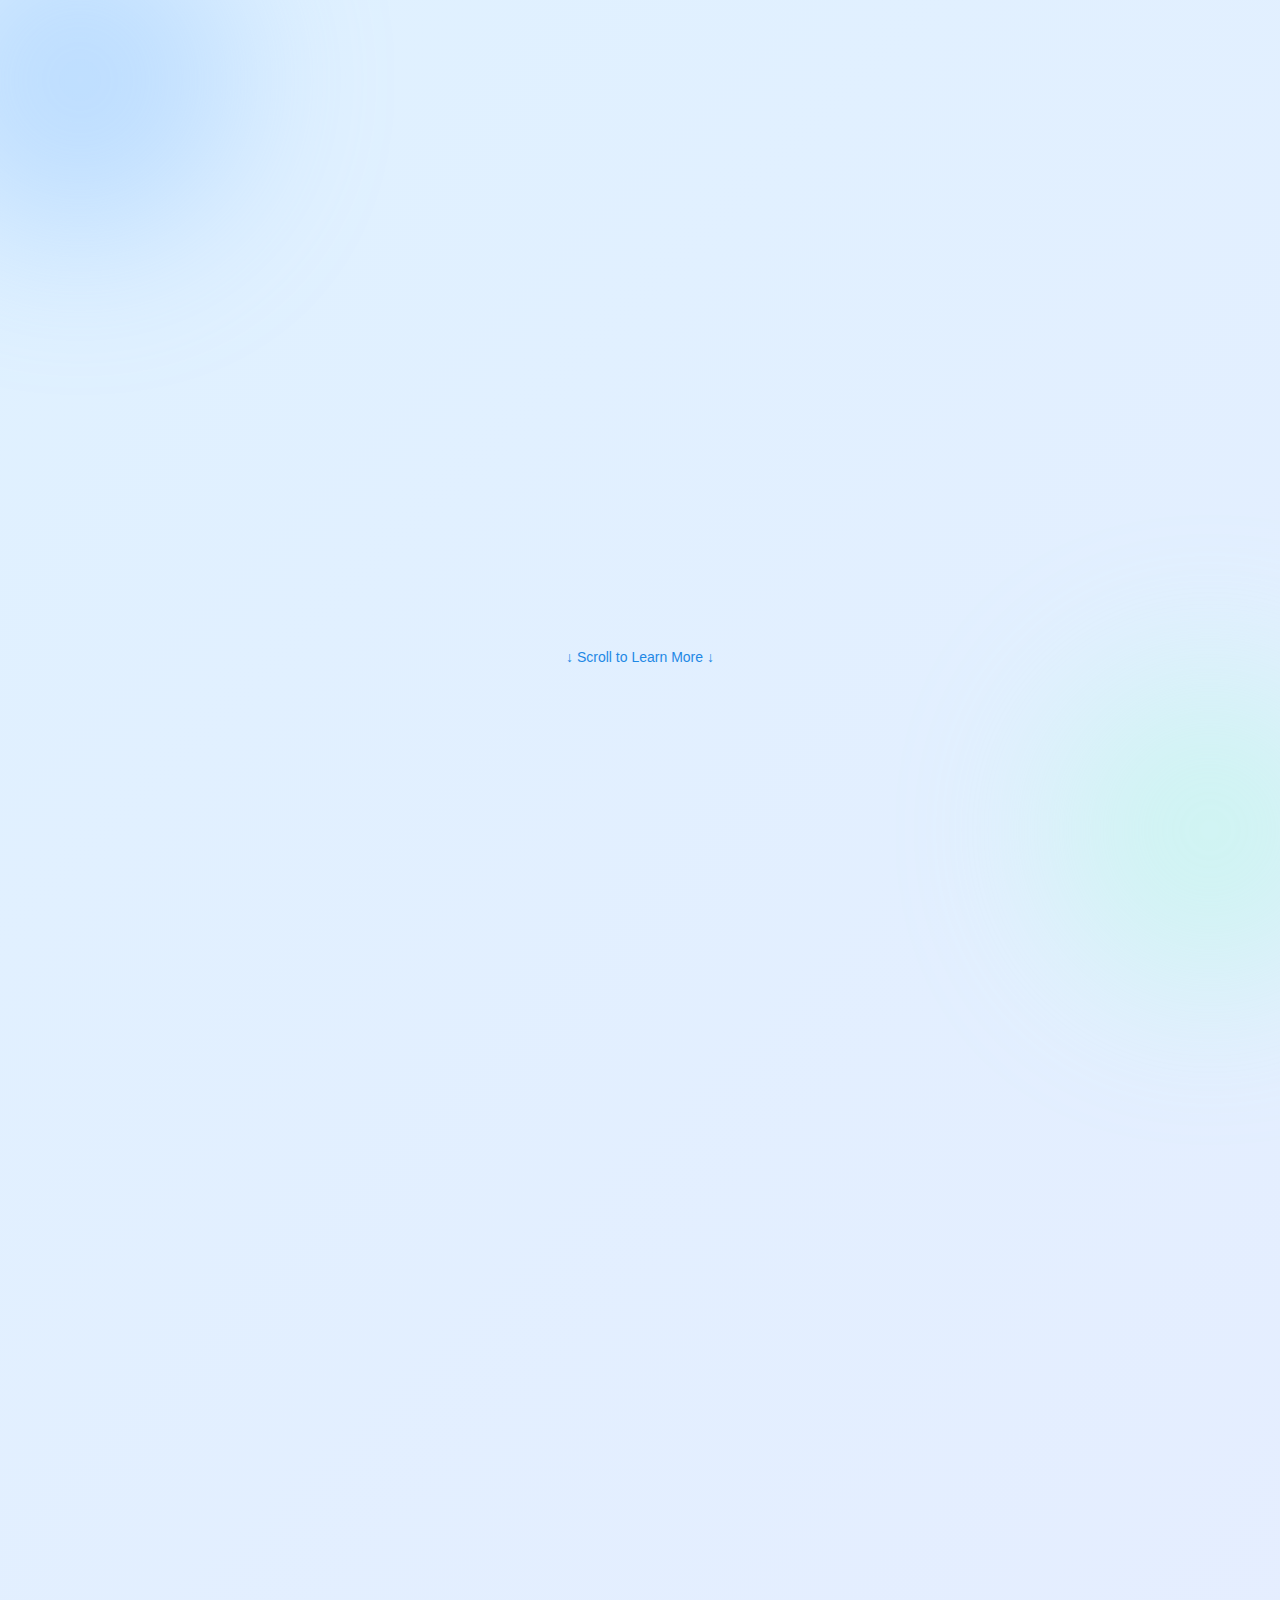
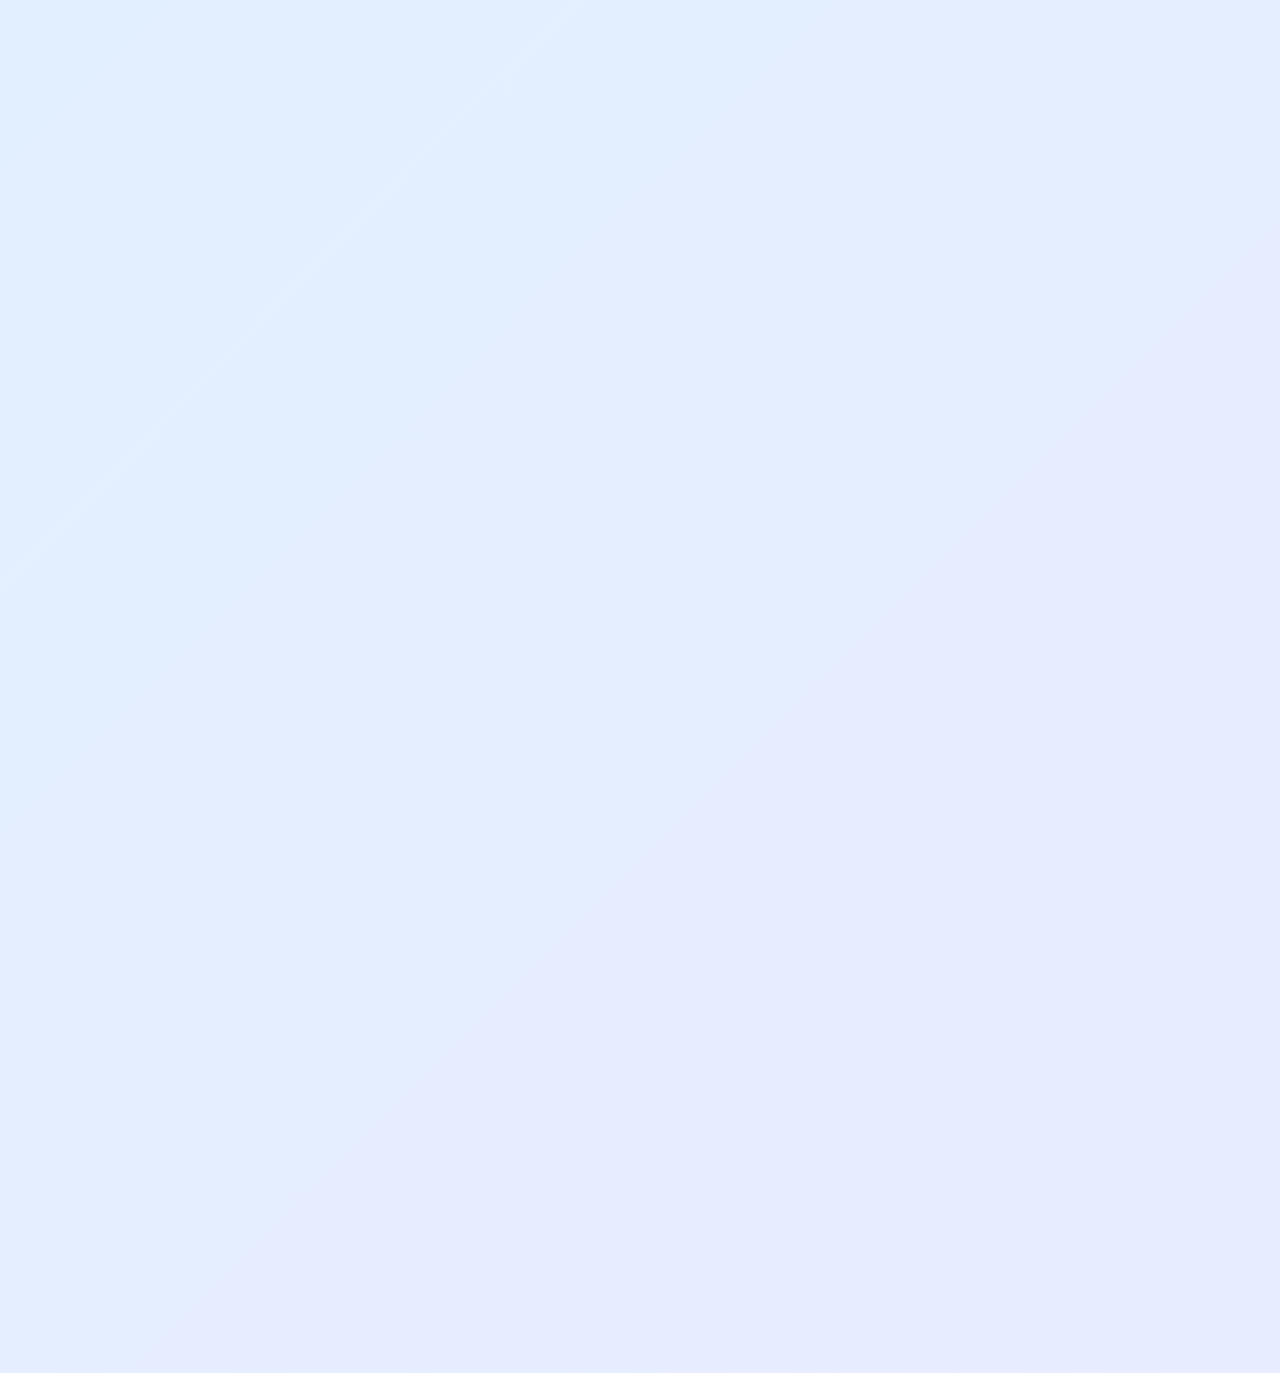
<file: Frontend/screens/splash/splash.html>
<!DOCTYPE html>
<html>
<head>
  <title>V-Med ID — Welcome</title>

  <link rel="stylesheet" href="../../css/global.css">
  <link rel="stylesheet" href="splash.css">
</head>

<body>

<!-- PARALLAX GLOW BACKGROUND -->
<div class="glow glow1"></div>
<div class="glow glow2"></div>


<!-- HERO SECTION -->
<section class="hero">
  
  <img src="../../assets/images/logo.jpg" class="hero-logo" alt="Logo">

  <h1 class="hero-title">V-Med ID</h1>
  <p class="hero-sub">
    One health ID for your entire life — secure, smart, AI-powered.
  </p>

  <button class="btn hero-btn" onclick="gotoLogin()">Explore</button>

  <div class="scroll-indicator">↓ Scroll to Learn More ↓</div>
</section>



<!-- PATIENT SECTION -->
<section class="info-section fade-in">
  <h2 class="section-title gradient-text">For Patients</h2>
  <p class="section-desc">
    Access all your medical records anywhere, anytime.  
    Store allergies, prescriptions, test results, and emergency details.
  </p>

  <div class="media-box">Future: Patient demo video or image</div>
</section>



<!-- DOCTOR SECTION -->
<section class="info-section fade-in">
  <h2 class="section-title gradient-text">For Doctors</h2>
  <p class="section-desc">
    Instant patient history, AI-powered clinical support, and better treatment decisions.
  </p>

  <div class="media-box">Future: Doctor workflow animations</div>
</section>



<!-- GOVERNMENT SECTION -->
<section class="info-section fade-in">
  <h2 class="section-title gradient-text">For Government</h2>
  <p class="section-desc">
    Real-time analytics, disease prediction, and population health monitoring.
  </p>

  <div class="media-box">Future: Maps & Dashboard Screenshots</div>
</section>



<!-- AI SECTION -->
<section class="info-section fade-in">
  <h2 class="section-title gradient-text">AI-Driven Healthcare</h2>
  <p class="section-desc">
    Predict risks early, receive expert AI suggestions, and improve treatment accuracy.
  </p>

  <div class="media-box">Future: AI animations / charts</div>
</section>



<!-- END BUTTON -->
<section class="final-section fade-in">
  <button class="btn big-btn" onclick="gotoLogin()">Get Started</button>
</section>



<script>
function gotoLogin(){
  window.location.href = "../login/login.html";
}
</script>
<script>
const observer = new IntersectionObserver(entries => {
  entries.forEach(entry => {
    if(entry.isIntersecting){
      entry.target.classList.add("visible");
    }
  });
});

document.querySelectorAll(".fade-in").forEach(el => observer.observe(el));
</script>

</body>
</html>
</file>
<file: Frontend/css/global.css>
:root{
  --bg-1: #eaf6ff;
  --bg-2: #f7fbff;
  --primary: #1E88E5;
  --accent: #2ECC71;
  --glass: rgba(255,255,255,0.72);
  --muted: #5f6b78;
  --card-radius: 14px;
  --soft-shadow: 0 10px 30px rgba(15,40,80,0.06);
  --glass-border: rgba(30,136,229,0.08);
  --focus: 0 6px 18px rgba(30,136,229,0.12);
}

*{box-sizing:border-box;margin:0;padding:0}
html,body{height:100%}
body{
  font-family: Inter, "Helvetica Neue", Arial, sans-serif;
  background: linear-gradient(180deg,var(--bg-1),var(--bg-2));
  color:#0b3a66;
  -webkit-font-smoothing:antialiased;
  -moz-osx-font-smoothing:grayscale;
  line-height:1.45;
  padding:18px;
}

/* container + cards */
.container{max-width:980px;margin:0 auto;padding:20px}
.card{
  background: linear-gradient(180deg, rgba(255,255,255,0.85), rgba(255,255,255,0.95));
  border-radius:var(--card-radius);
  box-shadow:var(--soft-shadow);
  padding:20px;
  border: 1px solid var(--glass-border);
  backdrop-filter: blur(6px);
}

/* headings and text */
.h1{font-size:22px;font-weight:700;color:var(--primary)}
.p-muted{color:var(--muted);font-size:14px;margin-top:6px}
.small{color:var(--muted);font-size:13px}

/* inputs */
.input{
  width:100%;
  padding:12px 14px;
  border-radius:12px;
  border:1px solid rgba(12,64,120,0.06);
  margin-top:10px;
  background: rgba(255,255,255,0.9);
  transition: box-shadow .18s, transform .12s, border-color .18s;
  font-size:15px;
}
.input:focus{
  outline:none;
  box-shadow: var(--focus);
  border-color: rgba(30,136,229,0.22);
  transform: translateY(-1px);
}

/* buttons */
.btn{
  display:inline-flex;align-items:center;justify-content:center;
  background: linear-gradient(90deg,var(--primary), #3AA0FF);
  color:#fff;border:none;padding:10px 18px;border-radius:999px;
  font-weight:700;cursor:pointer;transition: transform .12s, box-shadow .12s;
  box-shadow: 0 12px 30px rgba(30,136,229,0.12);
}
.btn:hover{ transform: translateY(-3px); box-shadow: 0 20px 40px rgba(30,136,229,0.14); }
.btn.ghost{ background: transparent; color:var(--primary); border:1px solid rgba(30,136,229,0.12); box-shadow:none; }

/* role cards */
.role-box{display:flex;gap:14px;margin-top:16px}
.role-card{
  flex:1;padding:16px;border-radius:12px;background:linear-gradient(180deg,#fff,#fbfdff);
  text-align:center;cursor:pointer;border:1px solid transparent;transition: transform .12s, box-shadow .14s, border-color .14s;
}
.role-card:hover{ transform: translateY(-6px); box-shadow: 0 18px 44px rgba(11,58,102,0.06); }
.role-card.selected{ border:2px solid rgba(30,136,229,0.18); background:linear-gradient(180deg,#f3fbff,#eef8ff); }

/* small helpers */
.center{display:flex;align-items:center;justify-content:center}
.footer{height:80px;display:flex;align-items:center;justify-content:center;color:var(--muted)}

/* subtle divider */
.hr{
  height:1px;background:linear-gradient(90deg, transparent, rgba(0,0,0,0.04), transparent);
  margin:18px 0;border-radius:2px;
}

/* toast */
.toast{
  position:fixed;left:50%;transform:translateX(-50%);bottom:26px;
  background:#0b3a66;color:white;padding:10px 16px;border-radius:10px;box-shadow:0 12px 30px rgba(11,58,102,0.18);
  display:none;z-index:9999;font-weight:600;
}

/* subtle responsive adjustments */
@media (max-width:720px){
  .role-box{flex-direction:column}
}
</file>
<file: Frontend/screens/patient_dashboard/style.css>
/* ROOT */
.dashboard-root{
  min-height:100vh;
  background:#f4f9ff;
}

/* SIDEBAR */
.sidebar{
  position:fixed;
  top:0;
  left:0;
  width:260px;
  height:100vh;
  background:linear-gradient(180deg,#0b3a66,#0a2f52);
  color:white;
  padding:16px;
  transition:width 0.3s ease;
}

.sidebar.collapsed{
  width:72px;
}

/* HEADER */
.sidebar-header{
  display:flex;
  justify-content:space-between;
  align-items:center;
}

.brand{
  font-weight:800;
}

.collapse-btn{
  background:none;
  border:none;
  color:white;
  font-size:20px;
  cursor:pointer;
}

/* PROFILE */
.profile-box{
  display:flex;
  gap:12px;
  margin:20px 0;
}

.avatar{
  width:50px;
  height:50px;
  border-radius:10px;
}

.profile-info{
  font-size:14px;
}

/* NAV */
.nav{
  display:flex;
  flex-direction:column;
  gap:6px;
}

.nav-item{
  background:none;
  border:none;
  color:white;
  padding:10px;
  border-radius:8px;
  cursor:pointer;
  text-align:left;
  display:flex;
  align-items:center;
}

.nav-item.active{
  background:rgba(255,255,255,0.15);
}

.icon{
  font-size:18px;
  margin-right:12px;
}

/* COLLAPSE EFFECT */
.sidebar.collapsed .profile-info,
.sidebar.collapsed .nav-text,
.sidebar.collapsed .sidebar-footer{
  display:none;
}

.sidebar.collapsed .icon{
  margin:0 auto;
}

/* FOOTER */
.sidebar-footer{
  margin-top:auto;
}

.logout-btn{
  background:#ff4d4d;
  border:none;
  color:white;
  padding:8px;
  width:100%;
  border-radius:8px;
  cursor:pointer;
}

/* MAIN */
.main{
  margin-left:260px;
  padding:24px;
  transition:margin-left 0.3s ease;
}

.sidebar.collapsed ~ .main{
  margin-left:72px;
}

/* CONTENT */
.pane.hidden{display:none;}

.welcome-card{
  display:flex;
  justify-content:space-between;
  gap:20px;
  background:white;
  padding:24px;
  border-radius:16px;
}

.stats{
  display:flex;
  gap:12px;
  margin-top:12px;
}

.stat{
  background:#eef5ff;
  padding:12px;
  border-radius:10px;
  text-align:center;
}

.thought-card{
  background:#f0f7ff;
  padding:16px;
  border-radius:12px;
  width:300px;
}

.highlight{color:#1E88E5}
.small{font-size:12px;color:#666}
.muted{color:#666}
.list{margin-top:10px}

/* HOME HEADER */
.home-header{
  display:flex;
  justify-content:space-between;
  align-items:center;
  margin-bottom:20px;
}

.status-badge{
  padding:8px 14px;
  border-radius:20px;
  font-weight:600;
}
.status-badge.stable{
  background:#e6f6ec;
  color:#2e7d32;
}

/* VITALS */
.vitals-grid{
  display:grid;
  grid-template-columns:repeat(auto-fit,minmax(140px,1fr));
  gap:14px;
  margin-bottom:20px;
}

.vital-card{
  background:white;
  border-radius:14px;
  padding:14px;
  text-align:center;
  box-shadow:0 8px 20px rgba(0,0,0,0.05);
}

.vital-name{font-size:13px;color:#666}
.vital-value{font-size:18px;font-weight:700;margin:6px 0}
.vital-range{font-size:12px;color:#2e7d32}

/* ALERT */
.alert-card{
  margin-bottom:20px;
}
.alert-card.success{
  background:#eaf8f0;
  color:#2e7d32;
}

/* TWO COL */
.two-col{
  display:grid;
  grid-template-columns:1fr 1fr;
  gap:16px;
  margin-bottom:20px;
}

.task-list{
  list-style:none;
  padding-left:0;
}
.task-list li{
  margin-bottom:8px;
}

/* QUICK ACTIONS */
.quick-actions{
  display:flex;
  gap:12px;
  flex-wrap:wrap;
  margin-bottom:20px;
}

.action-btn{
  background:#eef5ff;
  border:none;
  padding:10px 14px;
  border-radius:10px;
  cursor:pointer;
  font-weight:600;
}

.action-btn.danger{
  background:#ffeaea;
  color:#c62828;
}

/* THOUGHT */
.thought-card{
  background:#f0f7ff;
  padding:16px;
  border-radius:14px;
}

/* MEDICATION SCHEDULE */
.med-schedule{
  display:flex;
  gap:14px;
  margin-top:12px;
}

.schedule-box{
  flex:1;
  background:#eef5ff;
  padding:12px;
  border-radius:12px;
  text-align:center;
  font-weight:600;
}

/* MED CARD */
.med-card{
  background:white;
  border-radius:16px;
  padding:16px;
  margin-top:16px;
  box-shadow:0 10px 24px rgba(0,0,0,0.06);
  border-left:6px solid transparent;
}

/* STATUS COLORS */
.med-card.pending{ border-color:#ffb300; }
.med-card.taken{ border-color:#2e7d32; }

.med-header{
  display:flex;
  align-items:center;
  justify-content:space-between;
  gap:12px;
}

.med-icon{
  font-size:26px;
}

.status{
  padding:6px 12px;
  border-radius:20px;
  font-size:12px;
  font-weight:600;
}

.status.pending{
  background:#fff3cd;
  color:#ff8f00;
}

.status.taken{
  background:#e8f5e9;
  color:#2e7d32;
}

/* MED BODY */
.med-body{
  margin-top:12px;
  display:grid;
  grid-template-columns:1fr 1fr;
  gap:8px;
  font-size:14px;
}

/* ACTIONS */
.med-actions{
  margin-top:14px;
  display:flex;
  gap:12px;
}

/* ADD MED */
.add-med-card{
  margin-top:20px;
  padding:20px;
  text-align:center;
  background:#f4f9ff;
  border-radius:14px;
}

/* HISTORY CONTROLS */
.history-controls{
  display:flex;
  gap:12px;
  margin-top:12px;
}

/* YEAR LABEL */
.history-year{
  font-size:18px;
  font-weight:700;
  margin:20px 0 10px;
  color:#1E88E5;
}

/* TIMELINE EVENT */
.history-event{
  display:flex;
  gap:14px;
  background:white;
  padding:14px;
  border-radius:14px;
  margin-bottom:12px;
  box-shadow:0 8px 20px rgba(0,0,0,0.05);
  border-left:6px solid transparent;
}

/* EVENT TYPES */
.history-event.visit{ border-color:#1E88E5; }
.history-event.test{ border-color:#9c27b0; }
.history-event.hospital{ border-color:#e53935; }
.history-event.vaccine{ border-color:#2e7d32; }

/* ICON */
.event-icon{
  font-size:28px;
}

/* CONTENT */
.event-content h3{
  margin-bottom:4px;
}

/* BADGE */
.badge{
  display:inline-block;
  margin-top:6px;
  padding:4px 10px;
  border-radius:20px;
  font-size:12px;
  font-weight:600;
}

.badge.completed{
  background:#e8f5e9;
  color:#2e7d32;
}

/* AI SUMMARY */
.ai-summary{
  margin-top:20px;
  background:#f0f7ff;
}

/* RESPONSIVE */
@media(max-width:700px){
  .history-controls{
    flex-direction:column;
  }
}

/* AI SUGGESTIONS */
.ai-cards{
  display:flex;
  flex-direction:column;
  gap:14px;
  margin-top:16px;
}

.ai-card{
  display:flex;
  gap:14px;
  background:white;
  padding:16px;
  border-radius:14px;
  box-shadow:0 8px 20px rgba(0,0,0,0.05);
}

.ai-icon{
  font-size:28px;
}

.ai-tag{
  display:inline-block;
  margin-top:6px;
  padding:4px 10px;
  border-radius:20px;
  font-size:12px;
  font-weight:600;
}

/* TAG COLORS */
.ai-tag.lifestyle{
  background:#e3f2fd;
  color:#1565c0;
}

.ai-tag.medication{
  background:#e8f5e9;
  color:#2e7d32;
}

.ai-tag.alert{
  background:#ffebee;
  color:#c62828;
}

/* ASK AI */
.ask-ai{
  margin-top:20px;
}

.ai-response{
  margin-top:12px;
  padding:12px;
  background:#f0f7ff;
  border-radius:12px;
}

.ai-response.hidden{
  display:none;
}

/* DISCLAIMER */
.ai-disclaimer{
  margin-top:20px;
  font-size:13px;
  color:#555;
  background:#fff8e1;
  padding:10px;
  border-radius:10px;
}

/* SETTINGS */
.setting-row{
  display:flex;
  justify-content:space-between;
  align-items:center;
  margin-top:8px;
  font-size:14px;
}

.toggle-row{
  display:flex;
  justify-content:space-between;
  align-items:center;
  margin-top:10px;
  font-size:14px;
}

.toggle-row input{
  transform:scale(1.2);
  cursor:pointer;
}

/* DANGER ZONE */
.danger-zone{
  border:2px solid #ffcdd2;
  background:#fff5f5;
}

.btn.danger{
  background:#e53935;
  color:white;
  margin-right:10px;
}

/* VISIBILITY CONTROL */
.pane {
  display: none;
}
.pane.active {
  display: block;
}

/* MODAL */
.modal{
  position:fixed;
  inset:0;
  background:rgba(0,0,0,0.4);
  display:flex;
  align-items:center;
  justify-content:center;
  z-index:999;
}

.modal.hidden{
  display:none;
}

.modal-box{
  background:white;
  padding:20px;
  width:320px;
  border-radius:14px;
  box-shadow:0 10px 30px rgba(0,0,0,0.2);
}

.modal-actions{
  display:flex;
  justify-content:flex-end;
  gap:10px;
  margin-top:14px;
}
</file>
<file: Frontend/screens/doctor_dashboard/style.css>
/* ================================
   DOCTOR HOME PAGE STYLES
   ================================ */

/* HOME HEADER */
.home-header{
  display:flex;
  justify-content:space-between;
  align-items:center;
  margin-bottom:24px;
}

.home-header h2{
  font-size:24px;
  font-weight:800;
}

.home-header .small{
  font-size:13px;
  color:#666;
}

/* STATUS BADGE */
.status-badge{
  padding:8px 16px;
  border-radius:20px;
  font-size:13px;
  font-weight:700;
}

.status-badge.stable{
  background:#e6f6ec;
  color:#2e7d32;
}

/* VITALS GRID (REUSED FROM PATIENT STYLE, TUNED FOR DOCTOR) */
.vitals-grid{
  display:grid;
  grid-template-columns:repeat(auto-fit,minmax(160px,1fr));
  gap:16px;
  margin-bottom:24px;
}

.vital-card{
  background:white;
  border-radius:16px;
  padding:16px;
  box-shadow:0 10px 24px rgba(0,0,0,0.06);
  text-align:center;
}

.vital-name{
  font-size:13px;
  color:#666;
}

.vital-value{
  font-size:22px;
  font-weight:800;
  margin:6px 0;
}

.vital-range{
  font-size:12px;
  color:#1E88E5;
}

/* ALERT CARD */
.alert-card{
  padding:16px;
  border-radius:14px;
  margin-bottom:24px;
  font-size:14px;
}

.alert-card.success{
  background:#eaf8f0;
  color:#2e7d32;
}

/* TWO COLUMN LAYOUT */
.two-col{
  display:grid;
  grid-template-columns:1fr 1fr;
  gap:20px;
  margin-bottom:24px;
}

/* TODAY TASKS */
.task-list{
  list-style:none;
  padding-left:0;
  margin-top:10px;
}

.task-list li{
  font-size:14px;
  margin-bottom:8px;
}

/* QUICK ACTIONS */
.quick-actions{
  display:flex;
  gap:14px;
  flex-wrap:wrap;
  margin-bottom:24px;
}

.action-btn{
  background:#eef5ff;
  border:none;
  padding:12px 18px;
  border-radius:12px;
  cursor:pointer;
  font-weight:700;
  font-size:14px;
  transition:0.2s ease;
}

.action-btn:hover{
  background:#dbe9ff;
}

.action-btn.danger{
  background:#ffeaea;
  color:#c62828;
}

.action-btn.danger:hover{
  background:#ffd6d6;
}

/* THOUGHT CARD */
.thought-card{
  background:#f0f7ff;
  padding:18px;
  border-radius:16px;
  box-shadow:0 8px 20px rgba(0,0,0,0.05);
}

.thought-card strong{
  font-size:15px;
}

.thought-card .small{
  font-size:13px;
  color:#555;
  margin-top:6px;
}

/* RESPONSIVE */
@media(max-width:900px){
  .two-col{
    grid-template-columns:1fr;
  }

  .home-header{
    flex-direction:column;
    align-items:flex-start;
    gap:10px;
  }
}
/* ===== LAYOUT FIX (MANDATORY) ===== */

.dashboard-root{
  display:flex;
  min-height:100vh;
  background:#f4f9ff;
}

.sidebar{
  flex-shrink:0;
}

.main{
  flex:1;
  padding:24px;
  margin-left:260px;
}

.sidebar.collapsed + .main{
  margin-left:72px;
}
/* ===============================
   SETTINGS PAGE – UI IMPROVEMENTS
   =============================== */

/* SETTINGS GROUP ENHANCEMENT */
.setting-group{
  background:white;
  padding:20px;
  border-radius:18px;
  margin-bottom:20px;
  box-shadow:0 10px 24px rgba(0,0,0,0.06);
}

/* SETTINGS HEADINGS */
.setting-group h3{
  margin-bottom:14px;
  font-size:16px;
  font-weight:800;
  color:#1E88E5;
  border-bottom:1px solid #eef2f7;
  padding-bottom:6px;
}

/* ROW SPACING */
.setting-row,
.toggle-row{
  padding:10px 0;
  border-bottom:1px dashed #e6ecf3;
}

.setting-row:last-child,
.toggle-row:last-child{
  border-bottom:none;
}

/* LABEL TEXT */
.setting-row span:first-child,
.toggle-row span{
  font-weight:600;
  color:#333;
}

/* VALUE TEXT */
.setting-row .muted{
  font-size:13px;
}

/* TOGGLE SWITCH FEEL */
.toggle-row input{
  width:18px;
  height:18px;
  accent-color:#1E88E5;
  cursor:pointer;
}

/* DANGER ZONE IMPROVEMENT */
.danger-zone{
  border:2px solid #ffbdbd;
  background:#fff5f5;
}

.danger-zone h3{
  color:#c62828;
  border-bottom:1px solid #ffd6d6;
}

.danger-zone .action-btn{
  margin-top:10px;
}

/* SETTINGS PAGE HEADER SPACING */
#settings .home-header{
  margin-bottom:20px;
}

/* MOBILE FRIENDLY */
@media(max-width:700px){
  .setting-row,
  .toggle-row{
    flex-direction:column;
    align-items:flex-start;
    gap:6px;
  }
}
/* ===== FULL PAGE MODE (for new files) ===== */
.main.full {
  padding: 24px;
  max-width: 1100px;
  margin: auto;
}

/* ===== HEADERS ===== */
.home-header {
  display: flex;
  justify-content: space-between;
  align-items: center;
  margin-bottom: 20px;
}

.home-header h2 {
  margin: 0;
  font-size: 1.6rem;
}

.small.muted {
  color: #777;
  font-size: 0.85rem;
}
.search-box {
  width: 100%;
  padding: 12px 14px;
  border-radius: 12px;
  border: 1px solid #ddd;
  margin-bottom: 20px;
  font-size: 0.95rem;
}

.search-box:focus {
  outline: none;
  border-color: #4946e5;
}
.patient-table {
  width: 100%;
  border-collapse: collapse;
  background: #fff;
  border-radius: 14px;
  overflow: hidden;
}

.patient-table th {
  background: #f6f7fb;
  text-align: left;
  padding: 14px;
  font-size: 0.85rem;
  color: #555;
}

.patient-table td {
  padding: 14px;
  border-bottom: 1px solid #eee;
  font-size: 0.95rem;
}

.patient-table tr:hover {
  background: #fafafa;
}
.action-btn {
  padding: 8px 14px;
  border-radius: 10px;
  border: none;
  background: #4946e5;
  color: white;
  cursor: pointer;
  font-size: 0.85rem;
}

.action-btn:hover {
  background: #4338ca;
}

.action-btn.secondary {
  background: #e5e7eb;
  color: #111;
}

.action-btn.danger {
  background: #dc2626;
}
.thought-card,
.visit-card {
  background: #fff;
  padding: 18px;
  border-radius: 14px;
  margin-bottom: 20px;
  box-shadow: 0 8px 20px rgba(0,0,0,0.03);
}

.thought-card strong {
  display: block;
  margin-bottom: 6px;
}
.visit-grid {
  display: grid;
  grid-template-columns: 1fr 1fr;
  gap: 20px;
}

.visit-field {
  background: #f9fafb;
  padding: 14px;
  border-radius: 12px;
}

.visit-field span {
  display: block;
  font-size: 0.8rem;
  color: #666;
}

.visit-field strong {
  font-size: 0.95rem;
}
@media (max-width: 768px) {
  .visit-grid {
    grid-template-columns: 1fr;
  }

  .home-header {
    flex-direction: column;
    align-items: flex-start;
    gap: 6px;
  }
}
</file>
<file: Frontend/screens/gov_dashboard/style.css>
* {
  margin: 0;
  padding: 0;
  box-sizing: border-box;
  font-family: system-ui, sans-serif;
}

body {
  background: #f4f6fa;
  color: #111;
}

.dashboard-root {
  display: flex;
  height: 100vh;
}

/* SIDEBAR */
.sidebar {
  width: 240px;
  background: #0f172a;
  color: #fff;
  display: flex;
  flex-direction: column;
}

.sidebar-header {
  padding: 20px;
  border-bottom: 1px solid #1e293b;
}

.brand {
  color: #38bdf8;
}

.role {
  font-size: 12px;
  opacity: 0.8;
}

.sidebar-nav {
  padding: 10px;
  flex: 1;
}

.nav-item {
  display: block;
  padding: 12px 15px;
  margin-bottom: 6px;
  border-radius: 8px;
  cursor: pointer;
  color: #e5e7eb;
}

.nav-item:hover {
  background: #1e293b;
}

.nav-item.active {
  background: #2563eb;
}

.nav-item.logout {
  background: #7f1d1d;
  margin-top: auto;
}

/* MAIN */
.main-content {
  flex: 1;
  padding: 30px;
  overflow-y: auto;
}

/* PANES */
.pane {
  display: none;
}

.pane.active {
  display: block;
}

/* HOME */
.greeting {
  margin-bottom: 30px;
}

.greeting h1 {
  font-size: 28px;
  margin-bottom: 8px;
}

.greeting p {
  max-width: 600px;
  color: #555;
}

/* VITALS */
.vitals-grid {
  display: grid;
  grid-template-columns: repeat(auto-fit, minmax(200px, 1fr));
  gap: 20px;
}

.vital-card {
  background: #fff;
  padding: 20px;
  border-radius: 14px;
  box-shadow: 0 10px 20px rgba(0,0,0,0.06);
}

.label {
  font-size: 13px;
  color: #555;
}

.vital-card h2 {
  font-size: 30px;
  margin: 8px 0;
}

.sub {
  font-size: 13px;
  color: #666;
}

.trend.up { color: #16a34a; }
.trend.down { color: #dc2626; }

.vital-card.alert {
  border-left: 5px solid #dc2626;
}

.vital-card.warning {
  border-left: 5px solid #f59e0b;
}

/* ================= LOGOUT MODAL ================= */
.modal {
  position: fixed;
  inset: 0;
  background: rgba(0,0,0,0.45);
  display: flex;
  align-items: center;
  justify-content: center;
  z-index: 999;
}

.modal.hidden {
  display: none;
}

.modal-box {
  background: #fff;
  padding: 25px;
  border-radius: 14px;
  width: 360px;
  box-shadow: 0 20px 40px rgba(0,0,0,0.2);
}

.modal-box h3 {
  margin-bottom: 10px;
}

.modal-actions {
  display: flex;
  justify-content: flex-end;
  gap: 10px;
  margin-top: 20px;
}

.btn {
  padding: 8px 14px;
  border-radius: 8px;
  border: none;
  cursor: pointer;
}

.btn.secondary {
  background: #e5e7eb;
}

.btn.danger {
  background: #dc2626;
  color: white;
}
</file>
<file: Frontend/screens/splash/splash.css>
/* ===== GRADIENT BACKGROUND ===== */
body{
  background: linear-gradient(135deg, #DFF1FF, #E8ECFF, #F8F9FF);
  background-size: 400% 400%;
  animation: bgMove 14s ease infinite;
}

@keyframes bgMove {
  0%{background-position:0% 0%;}
  50%{background-position:100% 100%;}
  100%{background-position:0% 0%;}
}


/* ===== GLOWING PARALLAX ORBS ===== */
.glow{
  position:absolute;
  width:320px; height:320px;
  filter:blur(80px);
  border-radius:50%;
  opacity:0.35;
  z-index:-1;
}

.glow1{
  background:#7BB8FF;
  top:-80px; left:-80px;
  animation: float1 10s ease-in-out infinite;
}

.glow2{
  background:#A8FFDA;
  bottom:-90px; right:-90px;
  animation: float2 12s ease-in-out infinite;
}

@keyframes float1{
  0%{transform:translate(0,0)}
  50%{transform:translate(60px,40px)}
  100%{transform:translate(0,0)}
}

@keyframes float2{
  0%{transform:translate(0,0)}
  50%{transform:translate(-60px,-30px)}
  100%{transform:translate(0,0)}
}


/* ===== HERO SECTION ===== */
.hero{
  height:100vh;
  display:flex;
  flex-direction:column;
  justify-content:center;
  align-items:center;
  text-align:center;
  padding:20px;
}

.hero-logo{
  width:150px;
  height:150px;
  border-radius:50%;
  object-fit:cover;
  box-shadow:0 20px 40px rgba(0,0,0,0.25);
  animation:fadeUp 1s ease-out forwards;
  opacity:0;
}

.hero-title{
  font-size:38px;
  font-weight:700;
  margin-top:20px;
  opacity:0;
  animation:fadeUp 1.3s ease forwards;
}

.hero-sub{
  font-size:15px;
  max-width:400px;
  color:#3b4c5b;
  margin-top:10px;
  opacity:0;
  animation:fadeUp 1.6s ease forwards;
}

.hero-btn{
  margin-top:20px;
  padding:12px 40px;
  font-size:18px;
  opacity:0;
  animation:fadeUp 1.9s ease forwards;
}

@keyframes fadeUp{
  0%{opacity:0; transform:translateY(18px);}
  100%{opacity:1; transform:translateY(0);}
}

.scroll-indicator{
  margin-top:35px;
  color:#1E88E5;
  font-size:14px;
  animation:bounce 1.3s infinite;
}

@keyframes bounce{
  0%,100%{transform:translateY(0);}
  50%{transform:translateY(8px);}
}


/* ===== INFO SECTIONS ===== */
.info-section{
  padding:70px 20px;
  text-align:center;
}

.section-title{
  font-size:26px;
  font-weight:700;
  margin-bottom:6px;
}

.gradient-text{
  background: linear-gradient(90deg,#f20505,#00A6FF,#3B82F6);
  /* stylelint-disable-next-line property-no-vendor-prefix */
  -webkit-background-clip:text;
  color:transparent;
}

.section-desc{
  max-width:650px;
  margin:0 auto;
  font-size:15px;
  color:#4c5765;
}


/* ===== PLACEHOLDER MEDIA BOX ===== */
.media-box{
  width:80%;
  height:200px;
  margin:25px auto;
  border-radius:16px;
  border:2px dashed rgba(30,136,229,0.3);
  background:rgba(255,255,255,0.5);
  display:flex;
  justify-content:center;
  align-items:center;
  color:#7890a0;
  font-size:16px;
}


/* ===== FADE IN ON SCROLL ===== */
.fade-in{
  opacity:0;
  transform:translateY(40px);
  transition:opacity .8s ease, transform .8s ease;
}

.fade-in.visible{
  opacity:1;
  transform:translateY(0);
}


/* ===== FINAL SECTION ===== */
.final-section{
  padding:60px 20px;
  text-align:center;
}

.big-btn{
  padding:14px 50px;
  font-size:20px;
}
</file>
<file: Frontend/screens/login/login.css>
/* login.css - animated step transitions */

/* wrap each area in .step class and use data-step attr for JS control */
.step {
  opacity: 1;
  transform: translateY(0);
  transition: opacity .36s ease, transform .36s ease;
}

/* when hidden, fade/slide down */
.step.hidden {
  opacity: 0;
  transform: translateY(18px) scale(.995);
  pointer-events: none;
}

/* card slight tilt when active */
.card.tilt {
  transform: perspective(800px) rotateX(1deg) translateY(-6px);
  transition: transform .36s;
}

/* nicer role-card visuals (overrides minimal from global) */
.role-card{
  padding:20px 16px;
  border-radius:12px;
  background: linear-gradient(180deg, rgba(255,255,255,0.98), rgba(250,252,255,0.98));
  border:1px solid rgba(12,64,120,0.04);
  transition: transform .18s, box-shadow .18s, border-color .18s, background .18s;
}
.role-card.selected{
  background: linear-gradient(90deg, rgba(30,136,229,0.06), rgba(58,170,255,0.03));
  border: 1px solid rgba(30,136,229,0.18);
  box-shadow: 0 16px 40px rgba(30,136,229,0.06);
}

/* form groups */
.form-row{display:flex;gap:12px}
.form-row .input{flex:1}

/* micro labels inside inputs (floating style) */
.field {
  position:relative;
  margin-top:12px;
}
.field label{
  position:absolute;left:14px;top:10px;font-size:13px;color:var(--muted);pointer-events:none;
  transition: transform .12s ease, font-size .12s ease, top .12s ease, opacity .12s;
}
.field input:focus + label,
.field input:not(:placeholder-shown) + label{
  transform:translateY(-18px) scale(.95);
  top: -6px;
  font-size:12px;
  opacity:0.9;
}

/* otp input - centered */
.otp-wrap{display:flex;gap:8px;justify-content:center;margin-top:12px}
.otp-wrap input{width:62px;text-align:center;font-size:18px;padding:10px;border-radius:10px}

/* subtle help text */
.help{font-size:13px;color:var(--muted);margin-top:8px}

/* back link */
.back-link{display:inline-block;color:var(--primary);cursor:pointer;font-weight:600;margin-top:8px}

/* small responsive */
@media (max-width:600px){
  .form-row{flex-direction:column}
  .otp-wrap input{width:48px}
}
</file>
